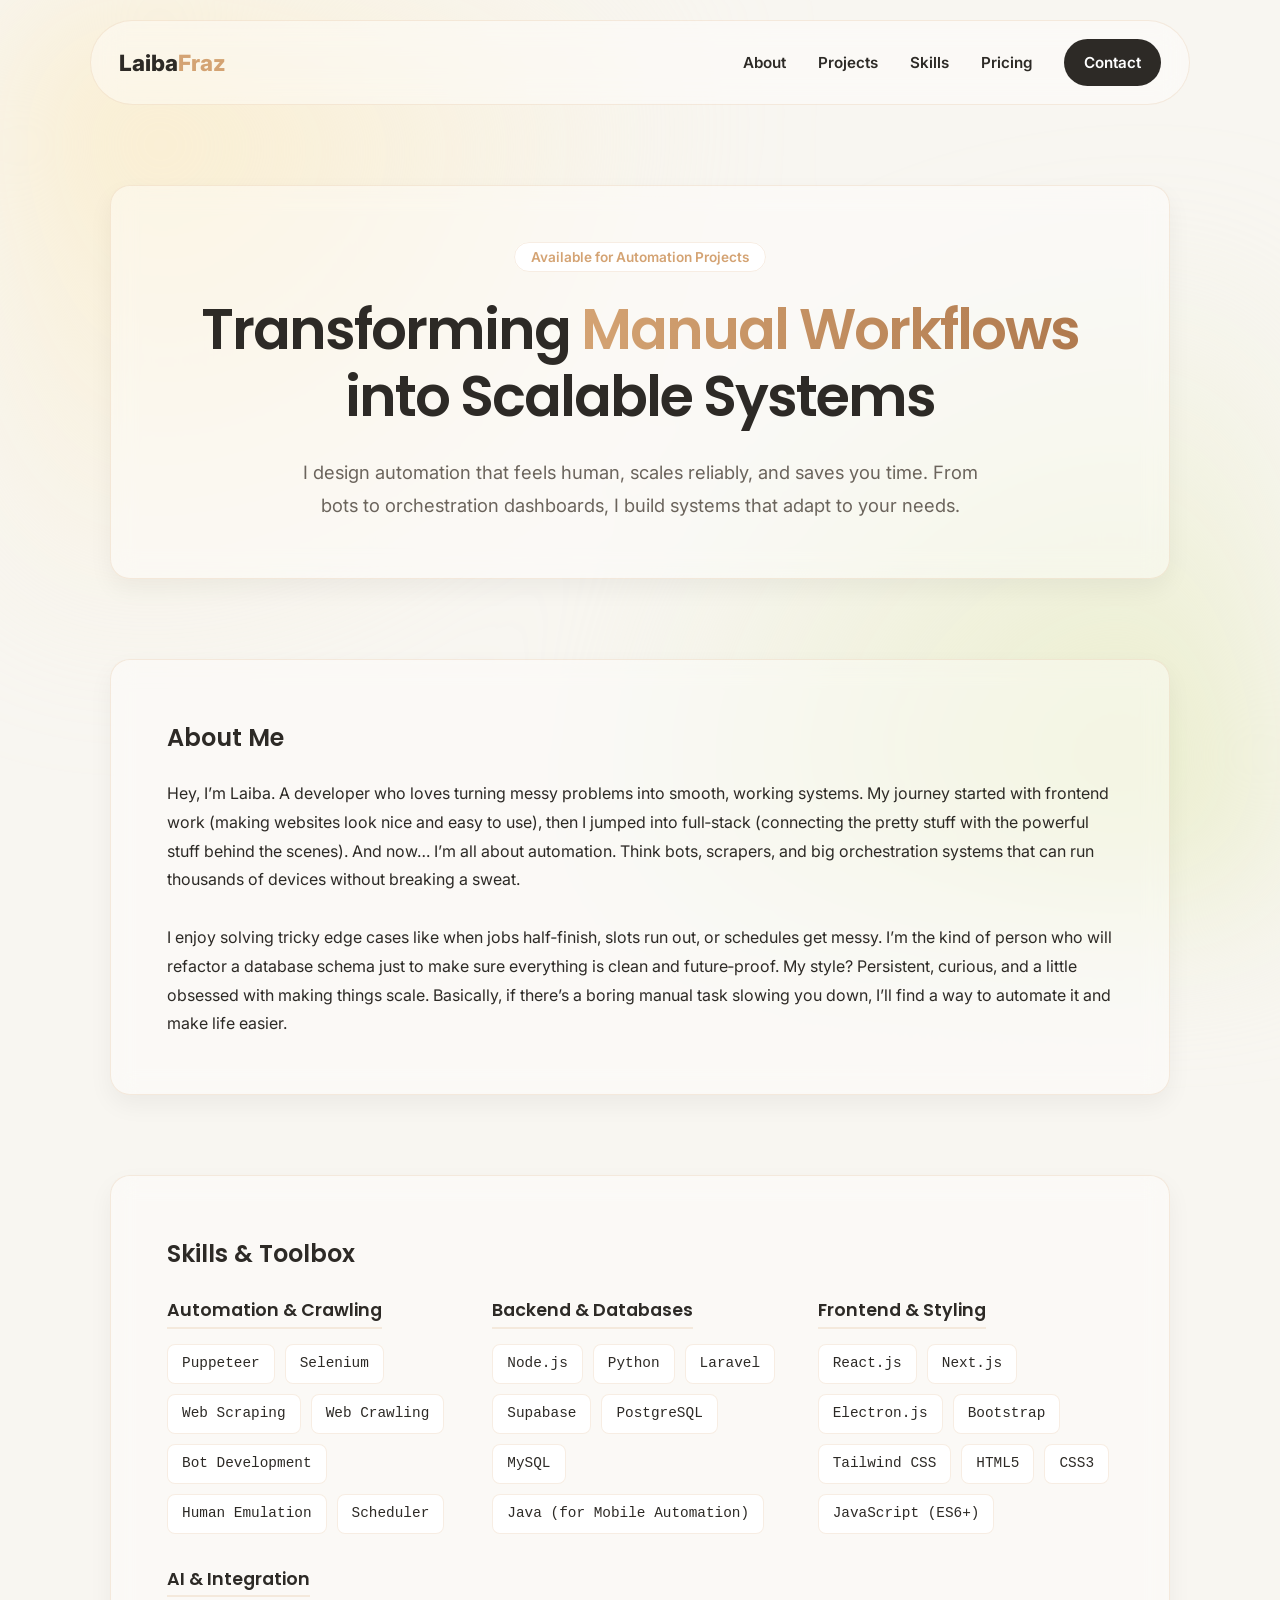
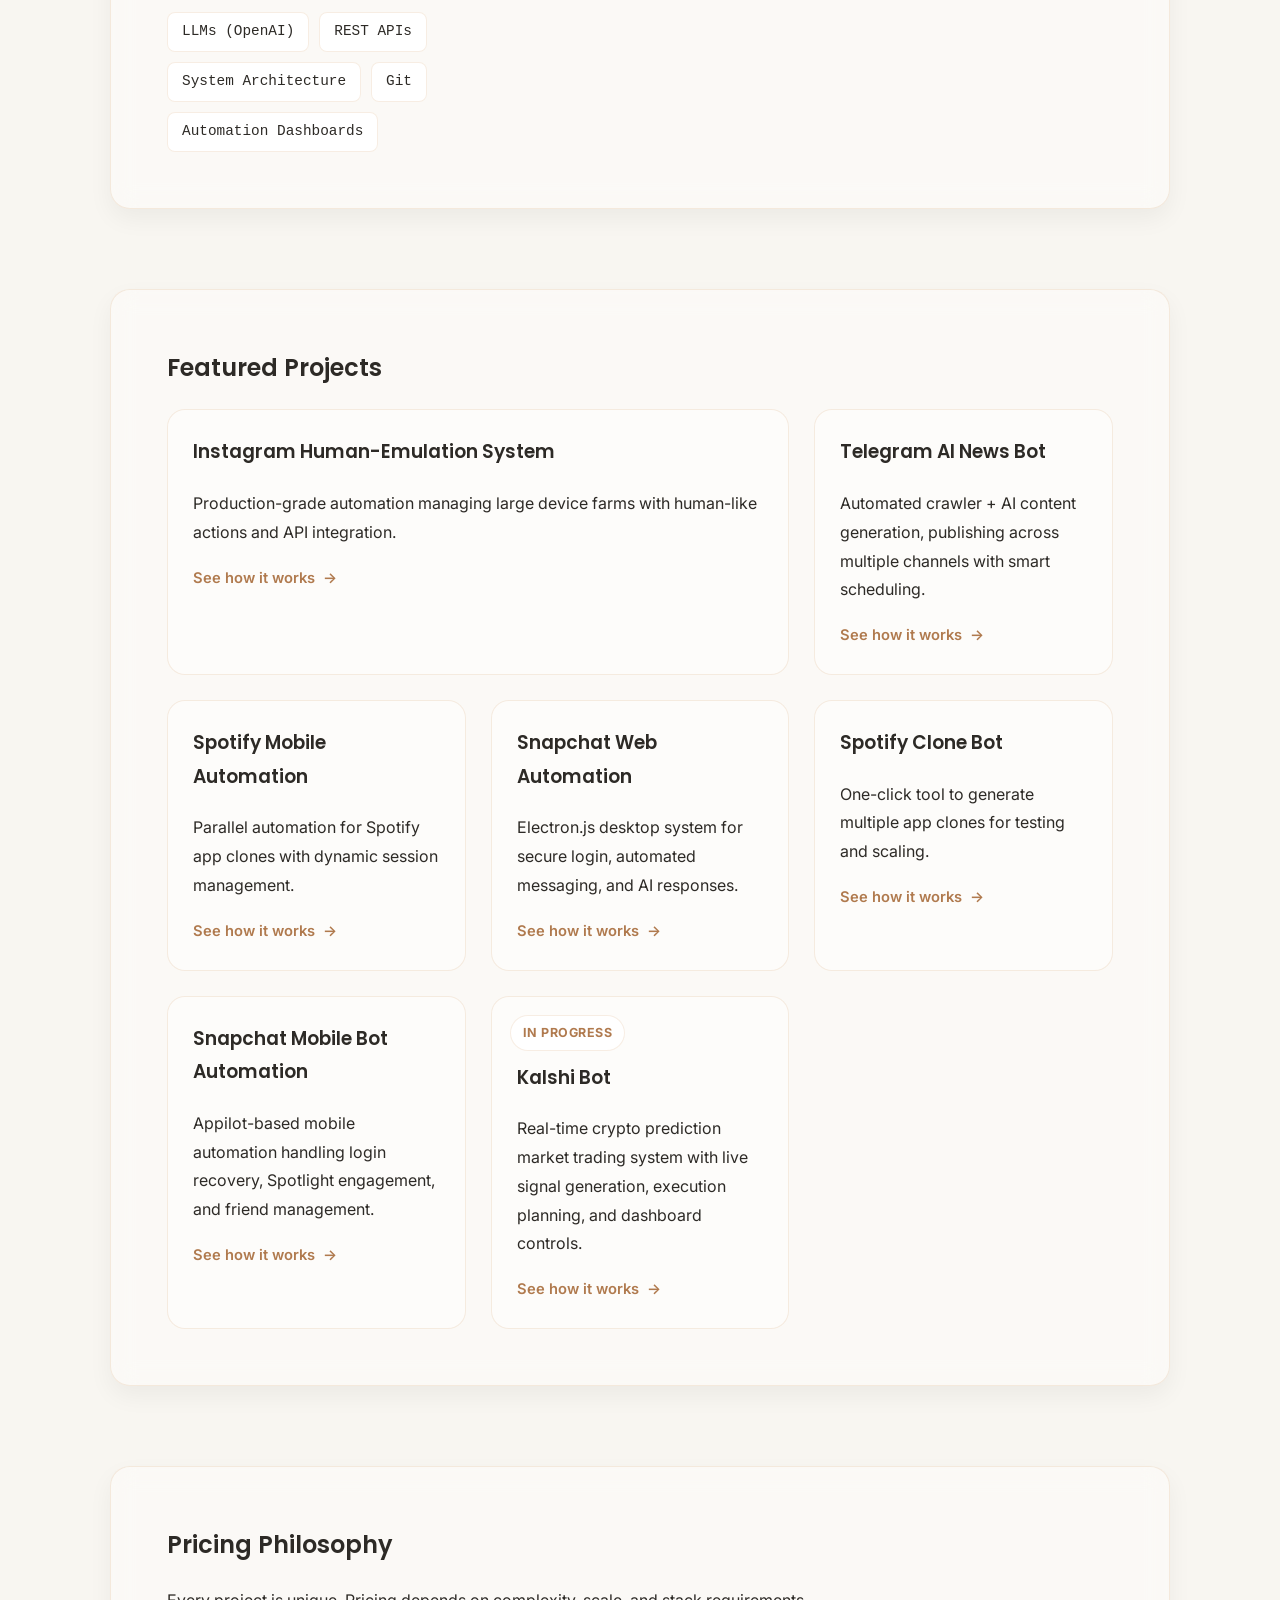
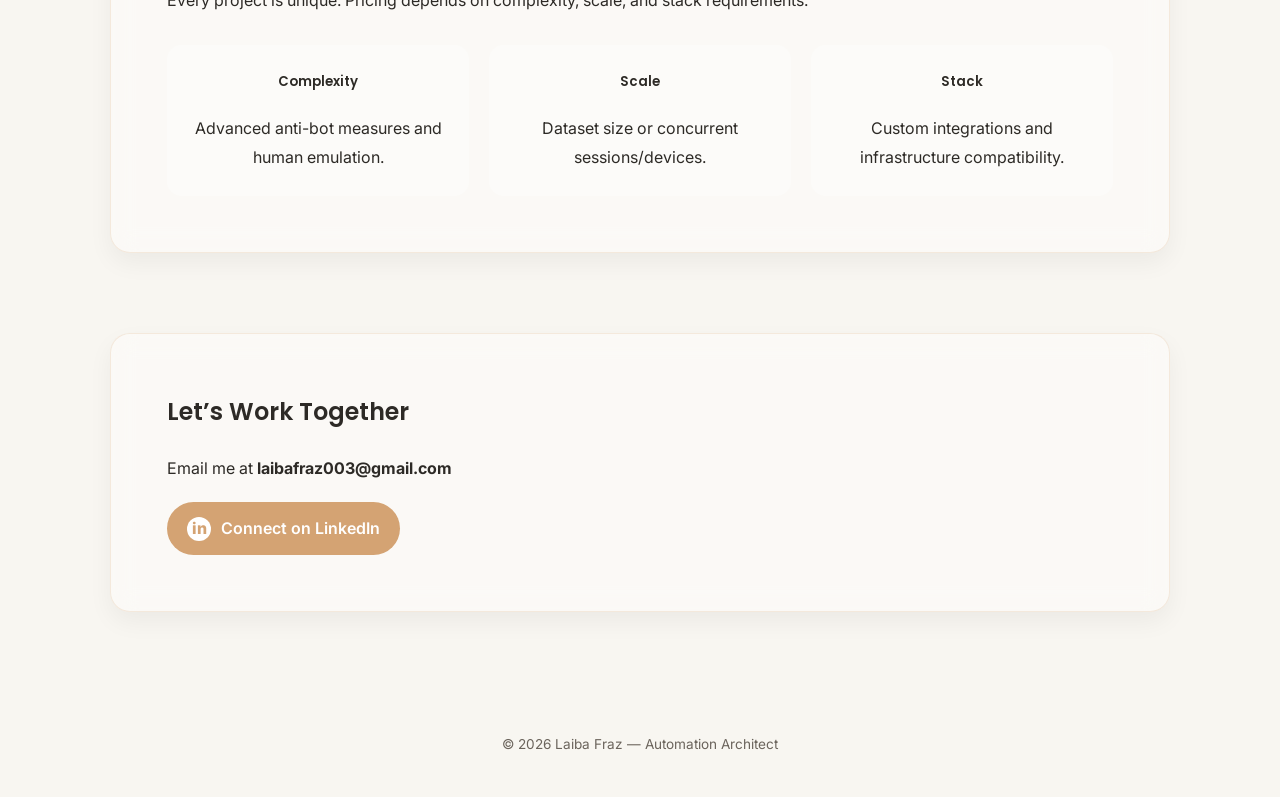
<file: index.html>
<!DOCTYPE html>
<html lang="en">
<head>
  <meta charset="UTF-8">
  <meta name="viewport" content="width=device-width, initial-scale=1.0">
  <title>Laiba Fraz | Automation Architect</title>
  <link rel="icon" href="data:image/svg+xml,<svg xmlns=%22http://www.w3.org/2000/svg%22 viewBox=%220 0 100 100%22><text y=%22.9em%22 font-size=%2290%22>🪪</text></svg>">
  <link rel="stylesheet" href="index.css">
  <link href="https://fonts.googleapis.com/css2?family=Poppins:wght@400;600;800&family=Inter:wght@300;400;600&display=swap" rel="stylesheet">
</head>
<body>

  <div class="blur-bg"></div>

  <!-- Navigation -->
  <nav class="glass-nav">
    <div class="logo">Laiba<span>Fraz</span></div>
    <button class="nav-toggle" type="button" aria-label="Toggle navigation" aria-expanded="false" aria-controls="site-nav">
      <span></span>
      <span></span>
      <span></span>
    </button>
    <div class="nav-links" id="site-nav">
      <a href="#about">About</a>
      <a href="#projects">Projects</a>
      <a href="#skills">Skills</a>
      <a href="#pricing">Pricing</a>
      <a href="#contact" class="btn-contact">Contact</a>
    </div>
  </nav>

  <!-- Main Body -->
  <main class="container">

    <!-- Hero Section -->
    <section class="hero-section card">
      <div class="hero-content">
        <span class="status-badge">Available for Automation Projects</span>
        <h1>Transforming <span class="gradient-text">Manual Workflows</span> into Scalable Systems</h1>
        <p>I design automation that feels human, scales reliably, and saves you time. From bots to orchestration dashboards, I build systems that adapt to your needs.</p>
      </div>
    </section>

    <!-- About Section -->
    <section id="about" class="card">
      <h2>About Me</h2>
      <p>
        Hey, I’m Laiba. A developer who loves turning messy problems into smooth, working systems. My journey started with frontend work (making websites look nice and easy to use), then I jumped into full‑stack (connecting the pretty stuff with the powerful stuff behind the scenes). And now… I’m all about automation. Think bots, scrapers, and big orchestration systems that can run thousands of devices without breaking a sweat.
      </p>
      <br>
      <p>
        I enjoy solving tricky edge cases like when jobs half‑finish, slots run out, or schedules get messy. I’m the kind of person who will refactor a database schema just to make sure everything is clean and future‑proof. My style? Persistent, curious, and a little obsessed with making things scale. Basically, if there’s a boring manual task slowing you down, I’ll find a way to automate it and make life easier.
      </p>
    </section>

    <!-- Skills Section -->
    <section id="skills" class="card">
      <h2>Skills & Toolbox</h2>
      <div class="skills-container">

        <div class="skill-category">
          <h4>Automation & Crawling</h4>
          <div class="skill-chips">
            <span>Puppeteer</span><span>Selenium</span><span>Web Scraping</span>
            <span>Web Crawling</span><span>Bot Development</span><span>Human Emulation</span>
            <span>Scheduler</span>
          </div>
        </div>

        <div class="skill-category">
          <h4>Backend & Databases</h4>
          <div class="skill-chips">
            <span>Node.js</span><span>Python</span><span>Laravel</span>
            <span>Supabase</span><span>PostgreSQL</span><span>MySQL</span>
            <span>Java (for Mobile Automation)</span>
          </div>
        </div>

        <div class="skill-category">
          <h4>Frontend & Styling</h4>
          <div class="skill-chips">
            <span>React.js</span><span>Next.js</span><span>Electron.js</span><span>Bootstrap</span>
            <span>Tailwind CSS</span><span>HTML5</span><span>CSS3</span>
            <span>JavaScript (ES6+)</span>
          </div>
        </div>

        <div class="skill-category">
          <h4>AI & Integration</h4>
          <div class="skill-chips">
            <span>LLMs (OpenAI)</span><span>REST APIs</span><span>System Architecture</span>
            <span>Git</span><span>Automation Dashboards</span>
          </div>
        </div>

      </div>
    </section>

    <!-- Projects Section -->
    <section id="projects" class="card">
      <h2>Featured Projects</h2>
      <div class="bento-grid">
        <a href="project-instagram.html" class="bento-item main-project glass">
          <h3>Instagram Human-Emulation System</h3>
          <p>Production-grade automation managing large device farms with human-like actions and API integration.</p>
          <span class="card-cta">See how it works <span aria-hidden="true">→</span></span>
        </a>
        <a href="project-telegram.html" class="bento-item glass">
          <h3>Telegram AI News Bot</h3>
          <p>Automated crawler + AI content generation, publishing across multiple channels with smart scheduling.</p>
          <span class="card-cta">See how it works <span aria-hidden="true">→</span></span>
        </a>
        <a href="project-spotify.html" class="bento-item glass">
          <h3>Spotify Mobile Automation</h3>
          <p>Parallel automation for Spotify app clones with dynamic session management.</p>
          <span class="card-cta">See how it works <span aria-hidden="true">→</span></span>
        </a>
        <a href="project-snapchat.html" class="bento-item glass">
          <h3>Snapchat Web Automation</h3>
          <p>Electron.js desktop system for secure login, automated messaging, and AI responses.</p>
          <span class="card-cta">See how it works <span aria-hidden="true">→</span></span>
        </a>
        <a href="project-clone.html" class="bento-item glass">
          <h3>Spotify Clone Bot</h3>
          <p>One-click tool to generate multiple app clones for testing and scaling.</p>
          <span class="card-cta">See how it works <span aria-hidden="true">→</span></span>
        </a>
        <a href="project-snapchat-mobile.html" class="bento-item glass">
          <h3>Snapchat Mobile Bot Automation</h3>
          <p>Appilot-based mobile automation handling login recovery, Spotlight engagement, and friend management.</p>
          <span class="card-cta">See how it works <span aria-hidden="true">→</span></span>
        </a>
        <a href="project-kalshi.html" class="bento-item glass tagged-card">
          <span class="p-tag">In Progress</span>
          <h3>Kalshi Bot</h3>
          <p>Real-time crypto prediction market trading system with live signal generation, execution planning, and dashboard controls.</p>
          <span class="card-cta">See how it works <span aria-hidden="true">→</span></span>
        </a>

      </div>
    </section>

    <!-- Pricing Section -->
    <section id="pricing" class="card">
      <h2>Pricing Philosophy</h2>
      <p>Every project is unique. Pricing depends on complexity, scale, and stack requirements.</p>
      <div class="logic-grid">
        <div class="logic-box">
          <h5>Complexity</h5>
          <p>Advanced anti-bot measures and human emulation.</p>
        </div>
        <div class="logic-box">
          <h5>Scale</h5>
          <p>Dataset size or concurrent sessions/devices.</p>
        </div>
        <div class="logic-box">
          <h5>Stack</h5>
          <p>Custom integrations and infrastructure compatibility.</p>
        </div>
      </div>
    </section>

    <!-- Contact Section -->
    <section id="contact" class="card">
      <h2>Let’s Work Together</h2>
      <p>Email me at <strong><a href="mailto:laibafraz003@gmail.com" class="email-link">laibafraz003@gmail.com</a></strong></p>
      <div class="linkedin-badge">
        <a href="https://www.linkedin.com/in/laiba-fraz/" target="_blank">
          <span class="linkedin-icon">in</span> Connect on LinkedIn
        </a>
      </div>
    </section>

  </main>

  <!-- Footer -->
  <footer class="footer">
    <p>© 2026 Laiba Fraz — Automation Architect</p>
  </footer>

  <script>
    const navToggle = document.querySelector('.nav-toggle');
    const siteNav = document.getElementById('site-nav');
    const projectCards = document.querySelectorAll('.bento-item');

    if (navToggle && siteNav) {
      navToggle.addEventListener('click', () => {
        const isOpen = siteNav.classList.toggle('is-open');
        navToggle.setAttribute('aria-expanded', String(isOpen));
      });

      siteNav.querySelectorAll('a').forEach((link) => {
        link.addEventListener('click', () => {
          siteNav.classList.remove('is-open');
          navToggle.setAttribute('aria-expanded', 'false');
        });
      });
    }

    if ('IntersectionObserver' in window) {
      const cardObserver = new IntersectionObserver((entries) => {
        entries.forEach((entry) => {
          if (entry.isIntersecting) {
            entry.target.classList.add('is-visible');
            cardObserver.unobserve(entry.target);
          }
        });
      }, { threshold: 0.2 });

      projectCards.forEach((card, index) => {
        card.style.transitionDelay = `${index * 70}ms`;
        cardObserver.observe(card);
      });
    } else {
      projectCards.forEach((card) => card.classList.add('is-visible'));
    }
  </script>
</body>
</html>
</file>
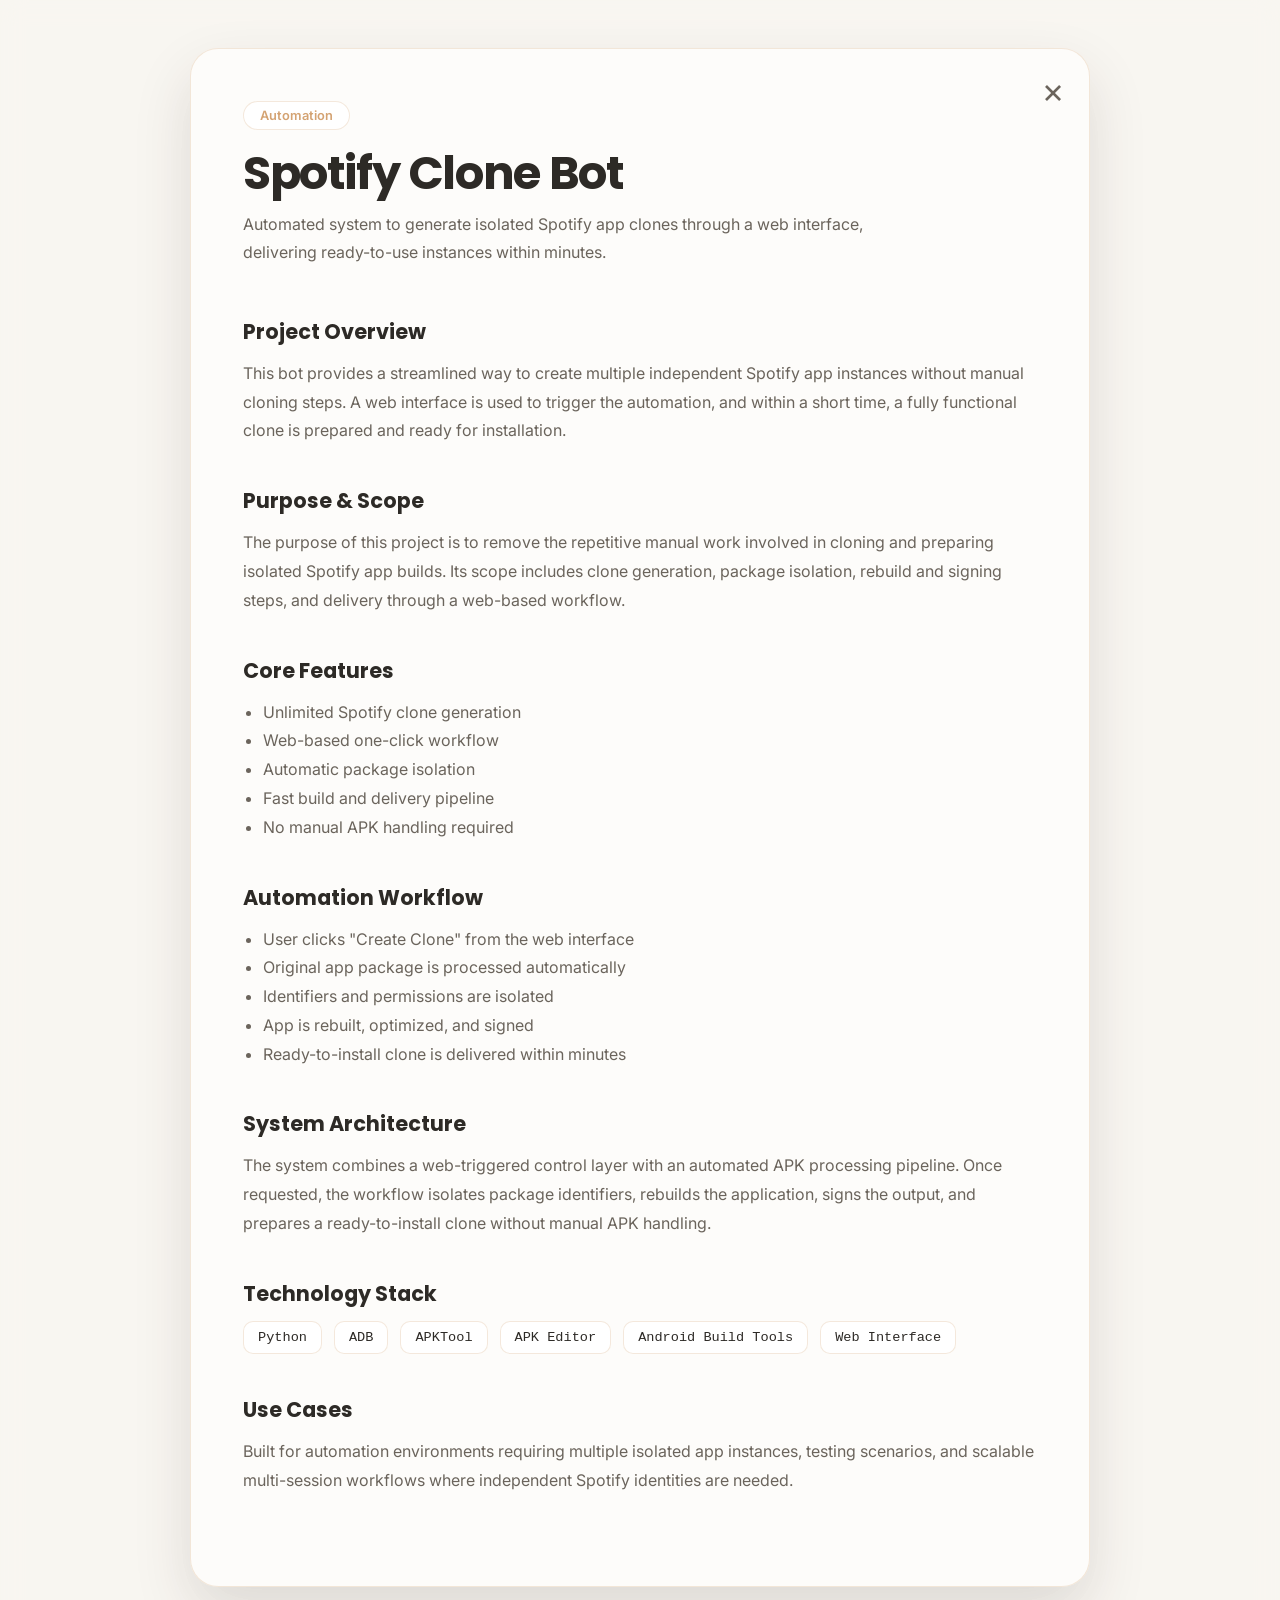
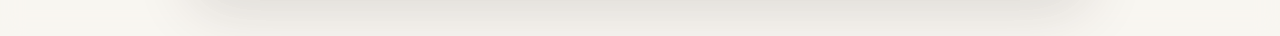
<file: project-clone.html>
<!DOCTYPE html>
<html lang="en">
<head>
  <meta charset="UTF-8" />
  <meta name="viewport" content="width=device-width, initial-scale=1.0">
  <title>Spotify Clone Bot</title>
  <link rel="icon" href="data:image/svg+xml,<svg xmlns=%22http://www.w3.org/2000/svg%22 viewBox=%220 0 100 100%22><text y=%22.9em%22 font-size=%2290%22>🪪</text></svg>">
  <link rel="stylesheet" href="project-modal.css">
  <link href="https://fonts.googleapis.com/css2?family=Poppins:wght@400;600;800&family=Inter:wght@300;400;600&display=swap" rel="stylesheet">
</head>
<body>

  <div class="modal-page">
    <div class="modal-card">
      <a href="index.html#projects" class="close-btn">&times;</a>

      <div class="modal-header">
        <span class="tag">Automation</span>
        <h1>Spotify Clone Bot</h1>
        <p class="subtitle">
          Automated system to generate isolated Spotify app clones through a web interface,
          delivering ready-to-use instances within minutes.
        </p>
      </div>

      <section>
        <h3>Project Overview</h3>
        <p>
          This bot provides a streamlined way to create multiple independent Spotify app instances
          without manual cloning steps. A web interface is used to trigger the automation, and within
          a short time, a fully functional clone is prepared and ready for installation.
        </p>
      </section>

      <section>
        <h3>Purpose &amp; Scope</h3>
        <p>
          The purpose of this project is to remove the repetitive manual work involved in cloning
          and preparing isolated Spotify app builds. Its scope includes clone generation, package
          isolation, rebuild and signing steps, and delivery through a web-based workflow.
        </p>
      </section>

      <section>
        <h3>Core Features</h3>
        <ul>
          <li>Unlimited Spotify clone generation</li>
          <li>Web-based one-click workflow</li>
          <li>Automatic package isolation</li>
          <li>Fast build and delivery pipeline</li>
          <li>No manual APK handling required</li>
        </ul>
      </section>

      <section>
        <h3>Automation Workflow</h3>
        <ul>
          <li>User clicks "Create Clone" from the web interface</li>
          <li>Original app package is processed automatically</li>
          <li>Identifiers and permissions are isolated</li>
          <li>App is rebuilt, optimized, and signed</li>
          <li>Ready-to-install clone is delivered within minutes</li>
        </ul>
      </section>

      <section>
        <h3>System Architecture</h3>
        <p>
          The system combines a web-triggered control layer with an automated APK processing pipeline.
          Once requested, the workflow isolates package identifiers, rebuilds the application, signs
          the output, and prepares a ready-to-install clone without manual APK handling.
        </p>
      </section>

      <section>
        <h3>Technology Stack</h3>
        <div class="stack">
          <span>Python</span>
          <span>ADB</span>
          <span>APKTool</span>
          <span>APK Editor</span>
          <span>Android Build Tools</span>
          <span>Web Interface</span>
        </div>
      </section>

      <section>
        <h3>Use Cases</h3>
        <p>
          Built for automation environments requiring multiple isolated app instances,
          testing scenarios, and scalable multi-session workflows where independent Spotify
          identities are needed.
        </p>
      </section>
    </div>
  </div>

</body>
</html>
</file>
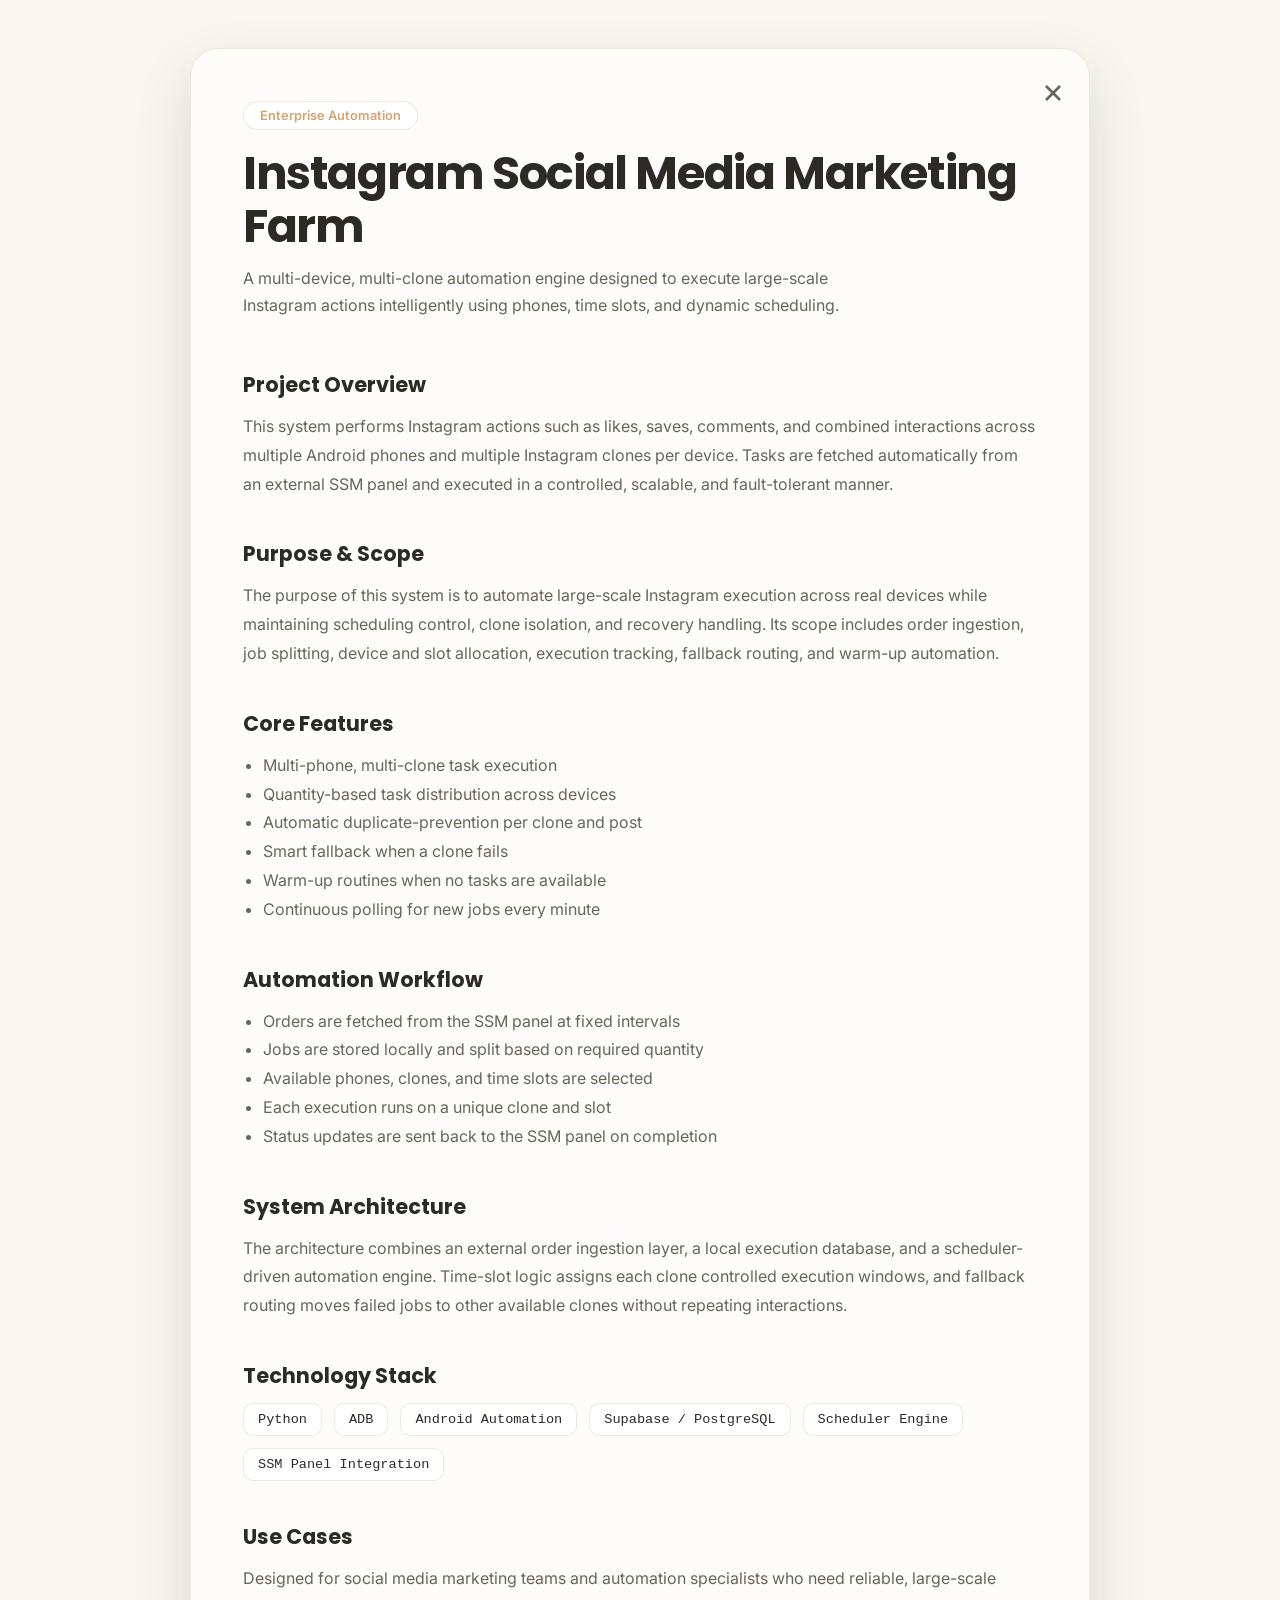
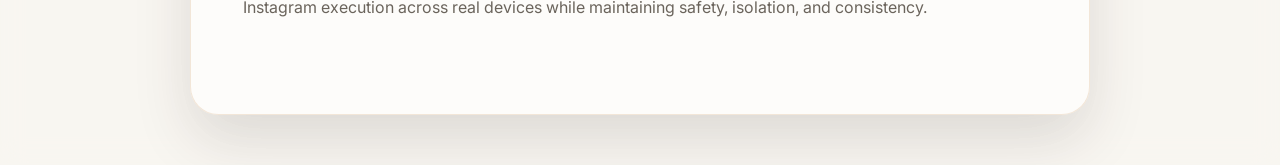
<file: project-instagram.html>
<!DOCTYPE html>
<html lang="en">
<head>
  <meta charset="UTF-8" />
  <meta name="viewport" content="width=device-width, initial-scale=1.0">
  <title>Instagram Automation Farm</title>
  <link rel="icon" href="data:image/svg+xml,<svg xmlns=%22http://www.w3.org/2000/svg%22 viewBox=%220 0 100 100%22><text y=%22.9em%22 font-size=%2290%22>🪪</text></svg>">
  <link rel="stylesheet" href="project-modal.css">
  <link href="https://fonts.googleapis.com/css2?family=Poppins:wght@400;600;800&family=Inter:wght@300;400;600&display=swap" rel="stylesheet">
</head>
<body>

  <div class="modal-page">
    <div class="modal-card">
      <a href="index.html#projects" class="close-btn">&times;</a>

      <div class="modal-header">
        <span class="tag">Enterprise Automation</span>
        <h1>Instagram Social Media Marketing Farm</h1>
        <p class="subtitle">
          A multi-device, multi-clone automation engine designed to execute large-scale Instagram
          actions intelligently using phones, time slots, and dynamic scheduling.
        </p>
      </div>

      <section>
        <h3>Project Overview</h3>
        <p>
          This system performs Instagram actions such as likes, saves, comments, and combined
          interactions across multiple Android phones and multiple Instagram clones per device.
          Tasks are fetched automatically from an external SSM panel and executed in a controlled,
          scalable, and fault-tolerant manner.
        </p>
      </section>

      <section>
        <h3>Purpose &amp; Scope</h3>
        <p>
          The purpose of this system is to automate large-scale Instagram execution across real
          devices while maintaining scheduling control, clone isolation, and recovery handling.
          Its scope includes order ingestion, job splitting, device and slot allocation, execution
          tracking, fallback routing, and warm-up automation.
        </p>
      </section>

      <section>
        <h3>Core Features</h3>
        <ul>
          <li>Multi-phone, multi-clone task execution</li>
          <li>Quantity-based task distribution across devices</li>
          <li>Automatic duplicate-prevention per clone and post</li>
          <li>Smart fallback when a clone fails</li>
          <li>Warm-up routines when no tasks are available</li>
          <li>Continuous polling for new jobs every minute</li>
        </ul>
      </section>

      <section>
        <h3>Automation Workflow</h3>
        <ul>
          <li>Orders are fetched from the SSM panel at fixed intervals</li>
          <li>Jobs are stored locally and split based on required quantity</li>
          <li>Available phones, clones, and time slots are selected</li>
          <li>Each execution runs on a unique clone and slot</li>
          <li>Status updates are sent back to the SSM panel on completion</li>
        </ul>
      </section>

      <section>
        <h3>System Architecture</h3>
        <p>
          The architecture combines an external order ingestion layer, a local execution database,
          and a scheduler-driven automation engine. Time-slot logic assigns each clone controlled
          execution windows, and fallback routing moves failed jobs to other available clones without
          repeating interactions.
        </p>
      </section>

      <section>
        <h3>Technology Stack</h3>
        <div class="stack">
          <span>Python</span>
          <span>ADB</span>
          <span>Android Automation</span>
          <span>Supabase / PostgreSQL</span>
          <span>Scheduler Engine</span>
          <span>SSM Panel Integration</span>
        </div>
      </section>

      <section>
        <h3>Use Cases</h3>
        <p>
          Designed for social media marketing teams and automation specialists who need reliable,
          large-scale Instagram execution across real devices while maintaining safety, isolation,
          and consistency.
        </p>
      </section>
    </div>
  </div>

</body>
</html>
</file>
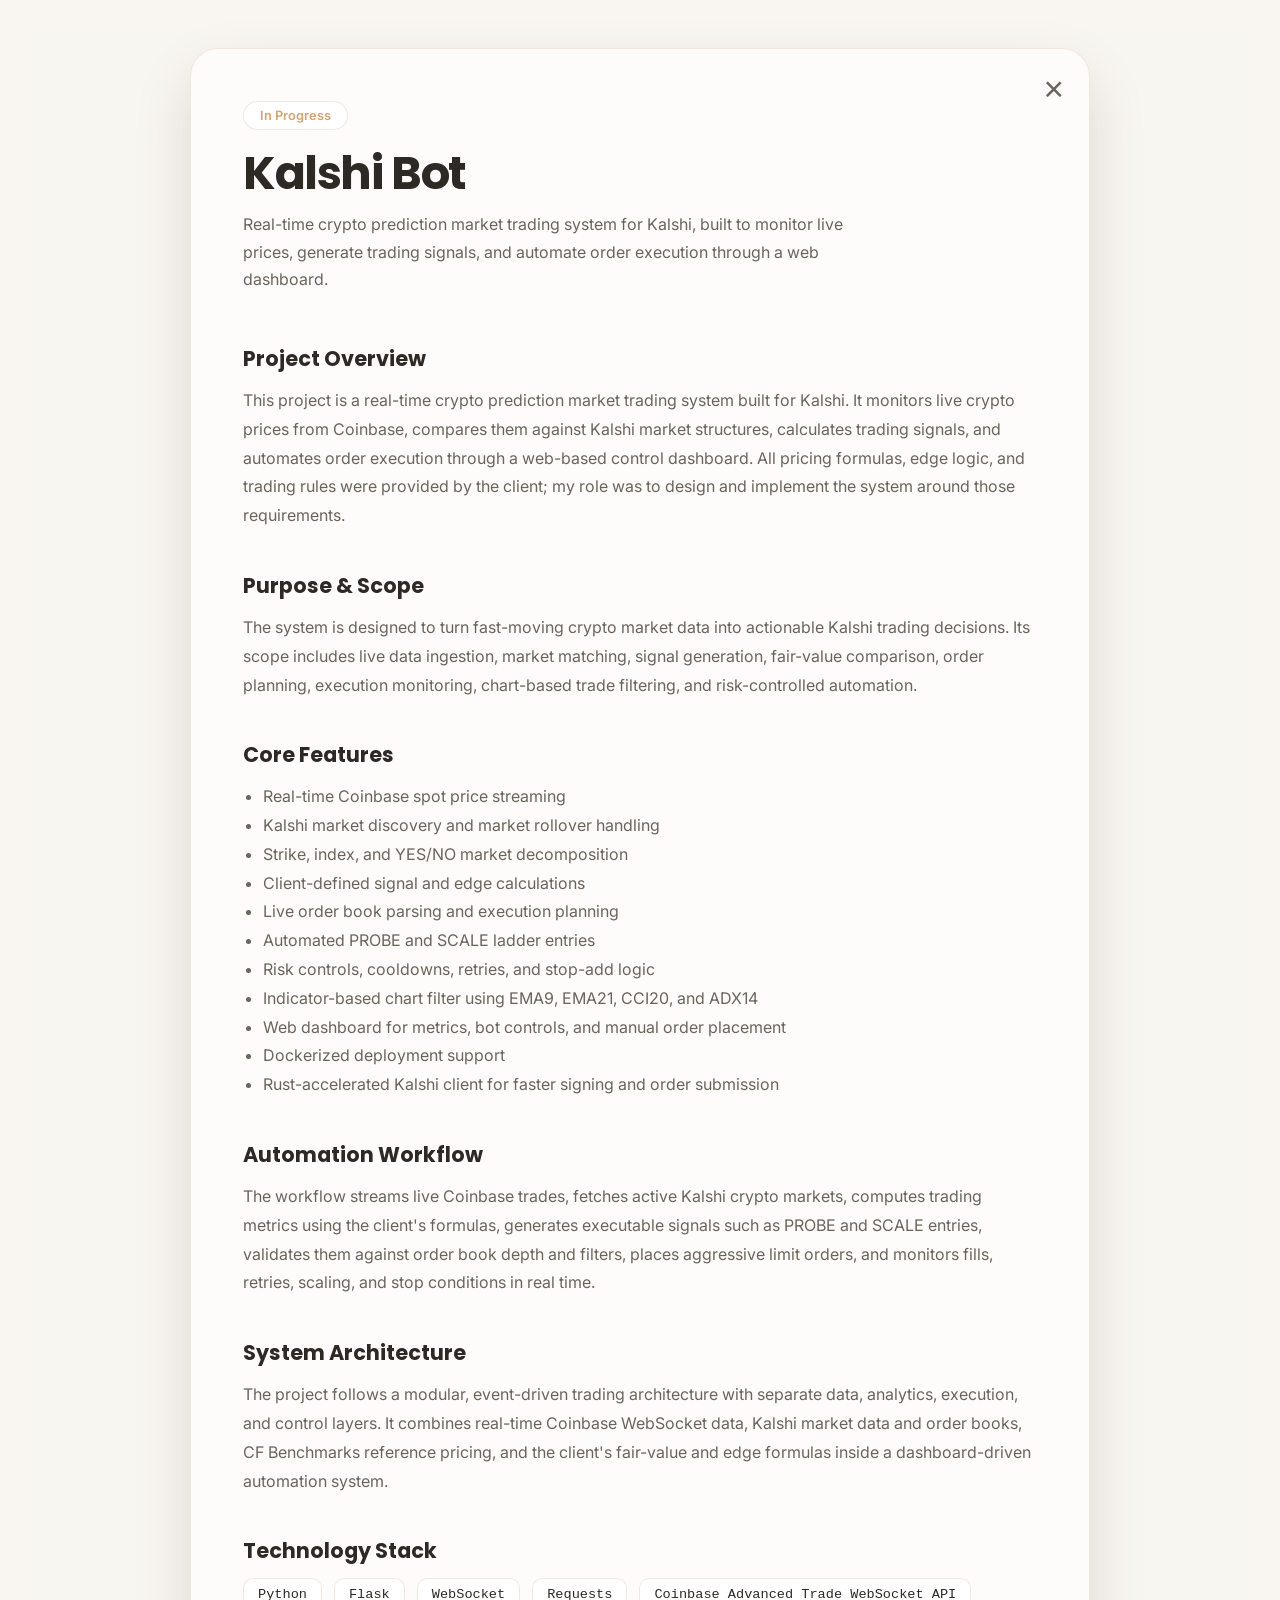
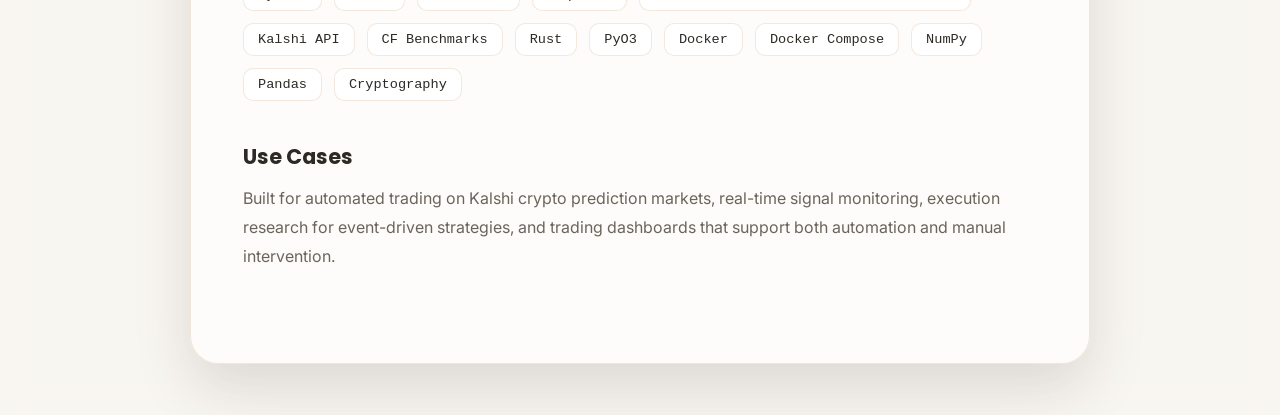
<file: project-kalshi.html>
<!DOCTYPE html>
<html lang="en">
<head>
  <meta charset="UTF-8">
  <title>Kalshi Bot</title>
  <meta name="viewport" content="width=device-width, initial-scale=1.0">
  <link rel="icon" href="data:image/svg+xml,<svg xmlns=%22http://www.w3.org/2000/svg%22 viewBox=%220 0 100 100%22><text y=%22.9em%22 font-size=%2290%22>🪪</text></svg>">
  <link href="https://fonts.googleapis.com/css2?family=Poppins:wght@400;600;800&family=Inter:wght@300;400;600&display=swap" rel="stylesheet">
  <link rel="stylesheet" href="project-modal.css">
</head>
<body>

  <div class="modal-page">
    <div class="modal-card">
      <button class="close-btn" onclick="history.back()">&times;</button>

      <header class="modal-header">
        <span class="tag">In Progress</span>
        <h1>Kalshi Bot</h1>
        <p class="subtitle">
          Real-time crypto prediction market trading system for Kalshi, built to monitor live prices,
          generate trading signals, and automate order execution through a web dashboard.
        </p>
      </header>

      <section>
        <h3>Project Overview</h3>
        <p>
          This project is a real-time crypto prediction market trading system built for Kalshi.
          It monitors live crypto prices from Coinbase, compares them against Kalshi market structures,
          calculates trading signals, and automates order execution through a web-based control dashboard.
          All pricing formulas, edge logic, and trading rules were provided by the client; my role was to
          design and implement the system around those requirements.
        </p>
      </section>

      <section>
        <h3>Purpose &amp; Scope</h3>
        <p>
          The system is designed to turn fast-moving crypto market data into actionable Kalshi trading
          decisions. Its scope includes live data ingestion, market matching, signal generation, fair-value
          comparison, order planning, execution monitoring, chart-based trade filtering, and risk-controlled automation.
        </p>
      </section>

      <section>
        <h3>Core Features</h3>
        <ul>
          <li>Real-time Coinbase spot price streaming</li>
          <li>Kalshi market discovery and market rollover handling</li>
          <li>Strike, index, and YES/NO market decomposition</li>
          <li>Client-defined signal and edge calculations</li>
          <li>Live order book parsing and execution planning</li>
          <li>Automated PROBE and SCALE ladder entries</li>
          <li>Risk controls, cooldowns, retries, and stop-add logic</li>
          <li>Indicator-based chart filter using EMA9, EMA21, CCI20, and ADX14</li>
          <li>Web dashboard for metrics, bot controls, and manual order placement</li>
          <li>Dockerized deployment support</li>
          <li>Rust-accelerated Kalshi client for faster signing and order submission</li>
        </ul>
      </section>

      <section>
        <h3>Automation Workflow</h3>
        <p>
          The workflow streams live Coinbase trades, fetches active Kalshi crypto markets, computes trading metrics
          using the client's formulas, generates executable signals such as PROBE and SCALE entries, validates them
          against order book depth and filters, places aggressive limit orders, and monitors fills, retries, scaling,
          and stop conditions in real time.
        </p>
      </section>

      <section>
        <h3>System Architecture</h3>
        <p>
          The project follows a modular, event-driven trading architecture with separate data, analytics,
          execution, and control layers. It combines real-time Coinbase WebSocket data, Kalshi market data
          and order books, CF Benchmarks reference pricing, and the client's fair-value and edge formulas
          inside a dashboard-driven automation system.
        </p>
      </section>

      <section>
        <h3>Technology Stack</h3>
        <div class="stack">
          <span>Python</span>
          <span>Flask</span>
          <span>WebSocket</span>
          <span>Requests</span>
          <span>Coinbase Advanced Trade WebSocket API</span>
          <span>Kalshi API</span>
          <span>CF Benchmarks</span>
          <span>Rust</span>
          <span>PyO3</span>
          <span>Docker</span>
          <span>Docker Compose</span>
          <span>NumPy</span>
          <span>Pandas</span>
          <span>Cryptography</span>
        </div>
      </section>

      <section>
        <h3>Use Cases</h3>
        <p>
          Built for automated trading on Kalshi crypto prediction markets, real-time signal monitoring,
          execution research for event-driven strategies, and trading dashboards that support both automation
          and manual intervention.
        </p>
      </section>
    </div>
  </div>

</body>
</html>
</file>
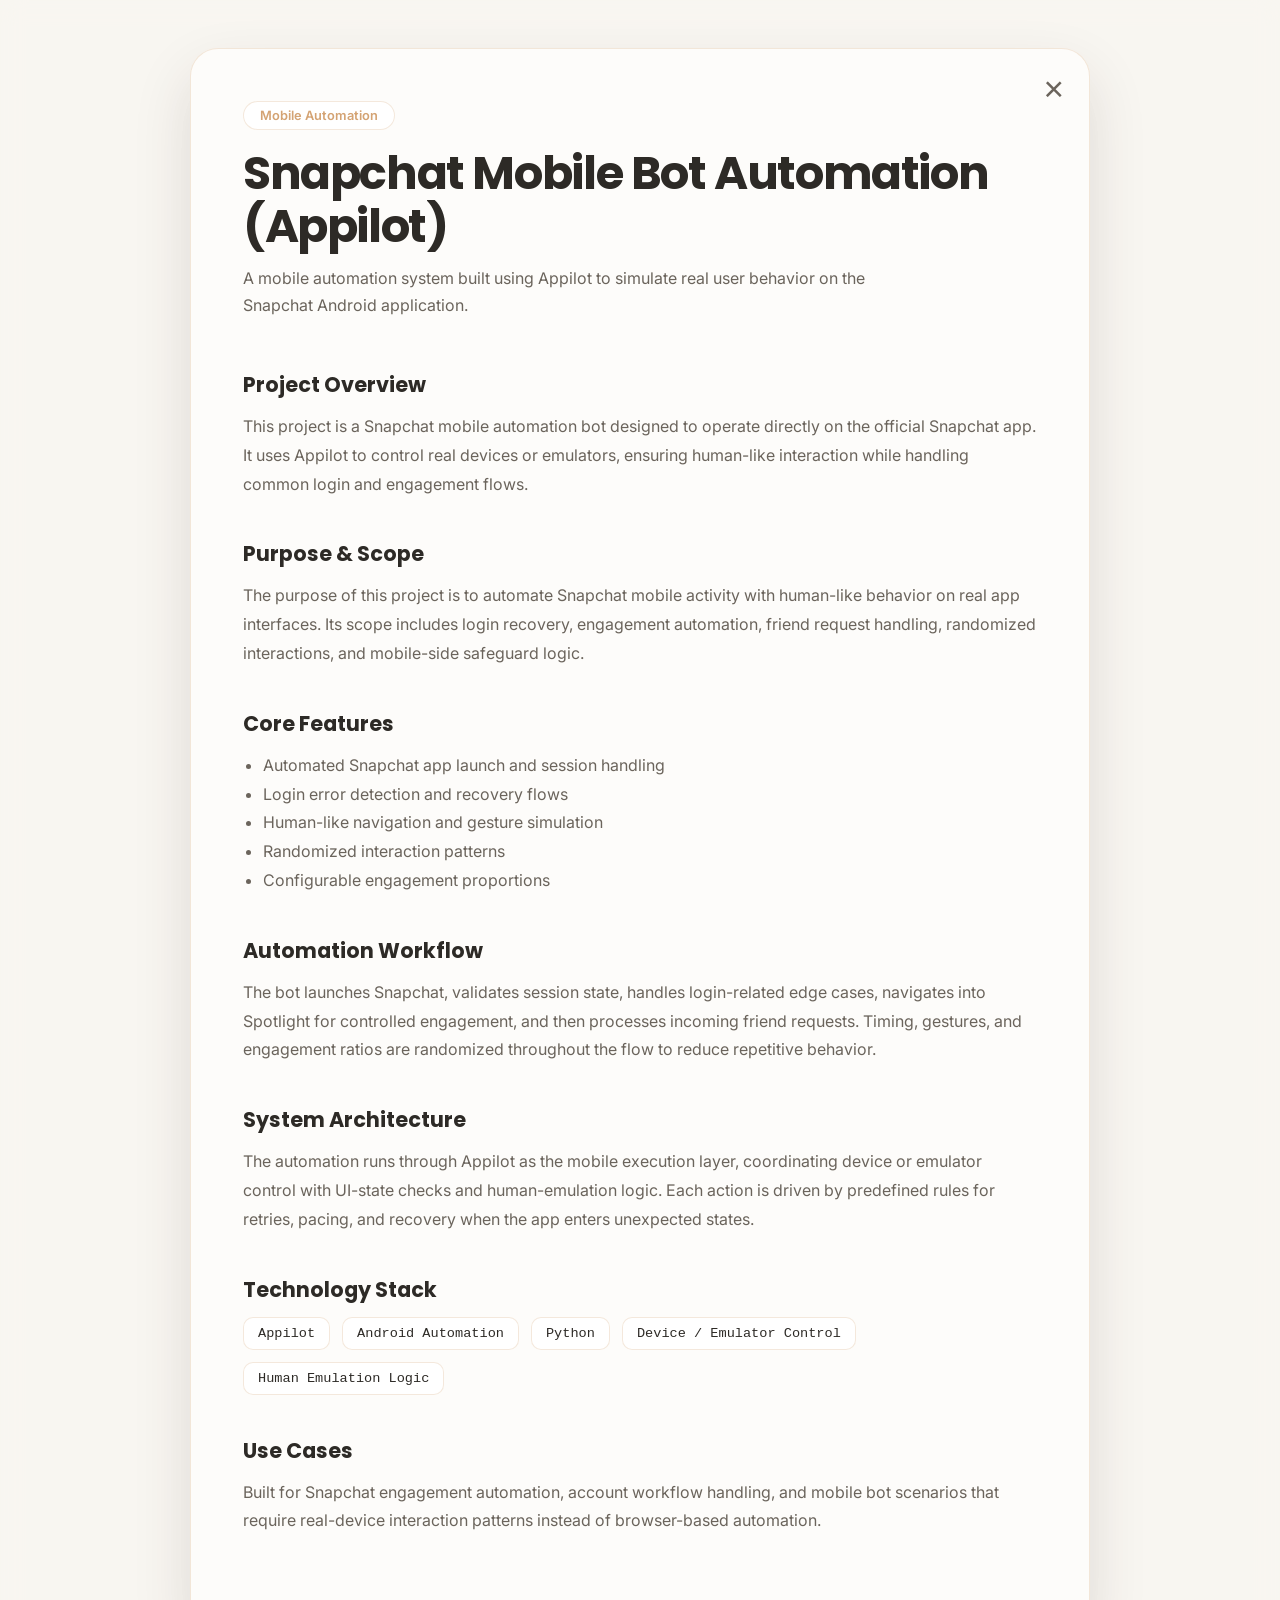
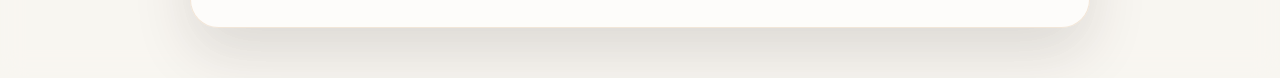
<file: project-snapchat-mobile.html>
<!DOCTYPE html>
<html lang="en">
<head>
  <meta charset="UTF-8">
  <title>Snapchat Mobile Bot Automation</title>
  <meta name="viewport" content="width=device-width, initial-scale=1.0">
  <link rel="icon" href="data:image/svg+xml,<svg xmlns=%22http://www.w3.org/2000/svg%22 viewBox=%220 0 100 100%22><text y=%22.9em%22 font-size=%2290%22>🪪</text></svg>">
  <link href="https://fonts.googleapis.com/css2?family=Poppins:wght@400;600;800&family=Inter:wght@300;400;600&display=swap" rel="stylesheet">
  <link rel="stylesheet" href="project-modal.css">
</head>
<body>

  <div class="modal-page">
    <div class="modal-card">
      <button class="close-btn" onclick="history.back()">&times;</button>

      <header class="modal-header">
        <span class="tag">Mobile Automation</span>
        <h1>Snapchat Mobile Bot Automation (Appilot)</h1>
        <p class="subtitle">
          A mobile automation system built using Appilot to simulate
          real user behavior on the Snapchat Android application.
        </p>
      </header>

      <section>
        <h3>Project Overview</h3>
        <p>
          This project is a Snapchat mobile automation bot designed to
          operate directly on the official Snapchat app. It uses Appilot
          to control real devices or emulators, ensuring human-like
          interaction while handling common login and engagement flows.
        </p>
      </section>

      <section>
        <h3>Purpose &amp; Scope</h3>
        <p>
          The purpose of this project is to automate Snapchat mobile activity with human-like behavior
          on real app interfaces. Its scope includes login recovery, engagement automation, friend request
          handling, randomized interactions, and mobile-side safeguard logic.
        </p>
      </section>

      <section>
        <h3>Core Features</h3>
        <ul>
          <li>Automated Snapchat app launch and session handling</li>
          <li>Login error detection and recovery flows</li>
          <li>Human-like navigation and gesture simulation</li>
          <li>Randomized interaction patterns</li>
          <li>Configurable engagement proportions</li>
        </ul>
      </section>

      <section>
        <h3>Automation Workflow</h3>
        <p>
          The bot launches Snapchat, validates session state, handles login-related edge cases,
          navigates into Spotlight for controlled engagement, and then processes incoming friend
          requests. Timing, gestures, and engagement ratios are randomized throughout the flow to
          reduce repetitive behavior.
        </p>
      </section>

      <section>
        <h3>System Architecture</h3>
        <p>
          The automation runs through Appilot as the mobile execution layer, coordinating device or
          emulator control with UI-state checks and human-emulation logic. Each action is driven by
          predefined rules for retries, pacing, and recovery when the app enters unexpected states.
        </p>
      </section>

      <section>
        <h3>Technology Stack</h3>
        <div class="stack">
          <span>Appilot</span>
          <span>Android Automation</span>
          <span>Python</span>
          <span>Device / Emulator Control</span>
          <span>Human Emulation Logic</span>
        </div>
      </section>

      <section>
        <h3>Use Cases</h3>
        <p>
          Built for Snapchat engagement automation, account workflow handling, and mobile bot scenarios
          that require real-device interaction patterns instead of browser-based automation.
        </p>
      </section>
    </div>
  </div>

</body>
</html>
</file>
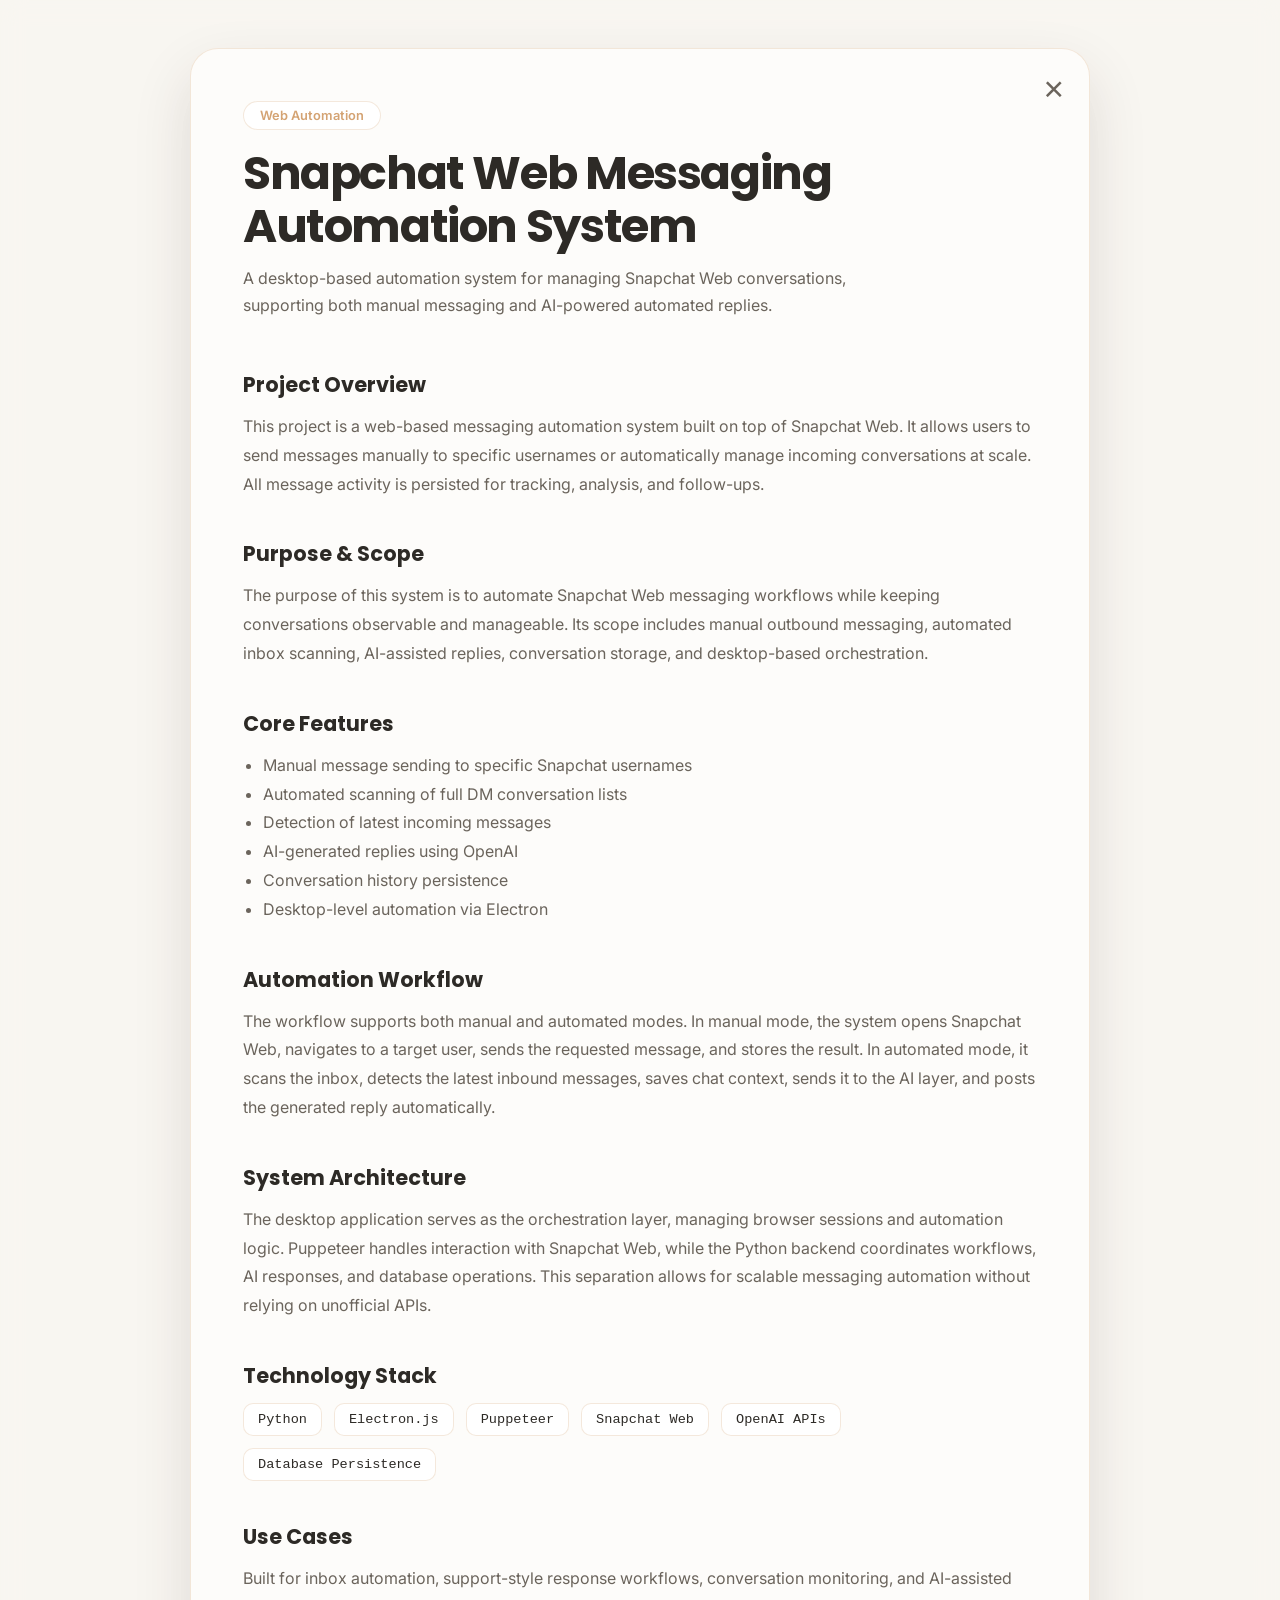
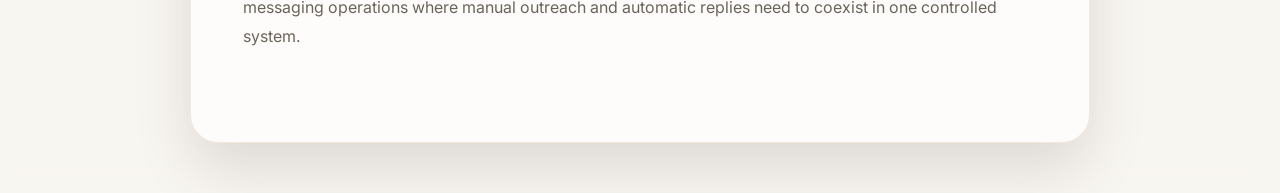
<file: project-snapchat.html>
<!DOCTYPE html>
<html lang="en">
<head>
  <meta charset="UTF-8">
  <title>Snapchat Web Messaging Automation</title>
  <meta name="viewport" content="width=device-width, initial-scale=1.0">
  <link rel="icon" href="data:image/svg+xml,<svg xmlns=%22http://www.w3.org/2000/svg%22 viewBox=%220 0 100 100%22><text y=%22.9em%22 font-size=%2290%22>🪪</text></svg>">
  <link href="https://fonts.googleapis.com/css2?family=Poppins:wght@400;600;800&family=Inter:wght@300;400;600&display=swap" rel="stylesheet">
  <link rel="stylesheet" href="project-modal.css">
</head>
<body>

  <div class="modal-page">
    <div class="modal-card">
      <button class="close-btn" onclick="history.back()">&times;</button>

      <header class="modal-header">
        <span class="tag">Web Automation</span>
        <h1>Snapchat Web Messaging Automation System</h1>
        <p class="subtitle">
          A desktop-based automation system for managing Snapchat Web
          conversations, supporting both manual messaging and AI-powered
          automated replies.
        </p>
      </header>

      <section>
        <h3>Project Overview</h3>
        <p>
          This project is a web-based messaging automation system built on top
          of Snapchat Web. It allows users to send messages manually to specific
          usernames or automatically manage incoming conversations at scale.
          All message activity is persisted for tracking, analysis, and follow-ups.
        </p>
      </section>

      <section>
        <h3>Purpose &amp; Scope</h3>
        <p>
          The purpose of this system is to automate Snapchat Web messaging workflows while keeping
          conversations observable and manageable. Its scope includes manual outbound messaging,
          automated inbox scanning, AI-assisted replies, conversation storage, and desktop-based orchestration.
        </p>
      </section>

      <section>
        <h3>Core Features</h3>
        <ul>
          <li>Manual message sending to specific Snapchat usernames</li>
          <li>Automated scanning of full DM conversation lists</li>
          <li>Detection of latest incoming messages</li>
          <li>AI-generated replies using OpenAI</li>
          <li>Conversation history persistence</li>
          <li>Desktop-level automation via Electron</li>
        </ul>
      </section>

      <section>
        <h3>Automation Workflow</h3>
        <p>
          The workflow supports both manual and automated modes. In manual mode, the system opens
          Snapchat Web, navigates to a target user, sends the requested message, and stores the result.
          In automated mode, it scans the inbox, detects the latest inbound messages, saves chat context,
          sends it to the AI layer, and posts the generated reply automatically.
        </p>
      </section>

      <section>
        <h3>System Architecture</h3>
        <p>
          The desktop application serves as the orchestration layer, managing
          browser sessions and automation logic. Puppeteer handles interaction
          with Snapchat Web, while the Python backend coordinates workflows,
          AI responses, and database operations. This separation allows for
          scalable messaging automation without relying on unofficial APIs.
        </p>
      </section>

      <section>
        <h3>Technology Stack</h3>
        <div class="stack">
          <span>Python</span>
          <span>Electron.js</span>
          <span>Puppeteer</span>
          <span>Snapchat Web</span>
          <span>OpenAI APIs</span>
          <span>Database Persistence</span>
        </div>
      </section>

      <section>
        <h3>Use Cases</h3>
        <p>
          Built for inbox automation, support-style response workflows, conversation monitoring,
          and AI-assisted messaging operations where manual outreach and automatic replies need to
          coexist in one controlled system.
        </p>
      </section>
    </div>
  </div>

</body>
</html>
</file>
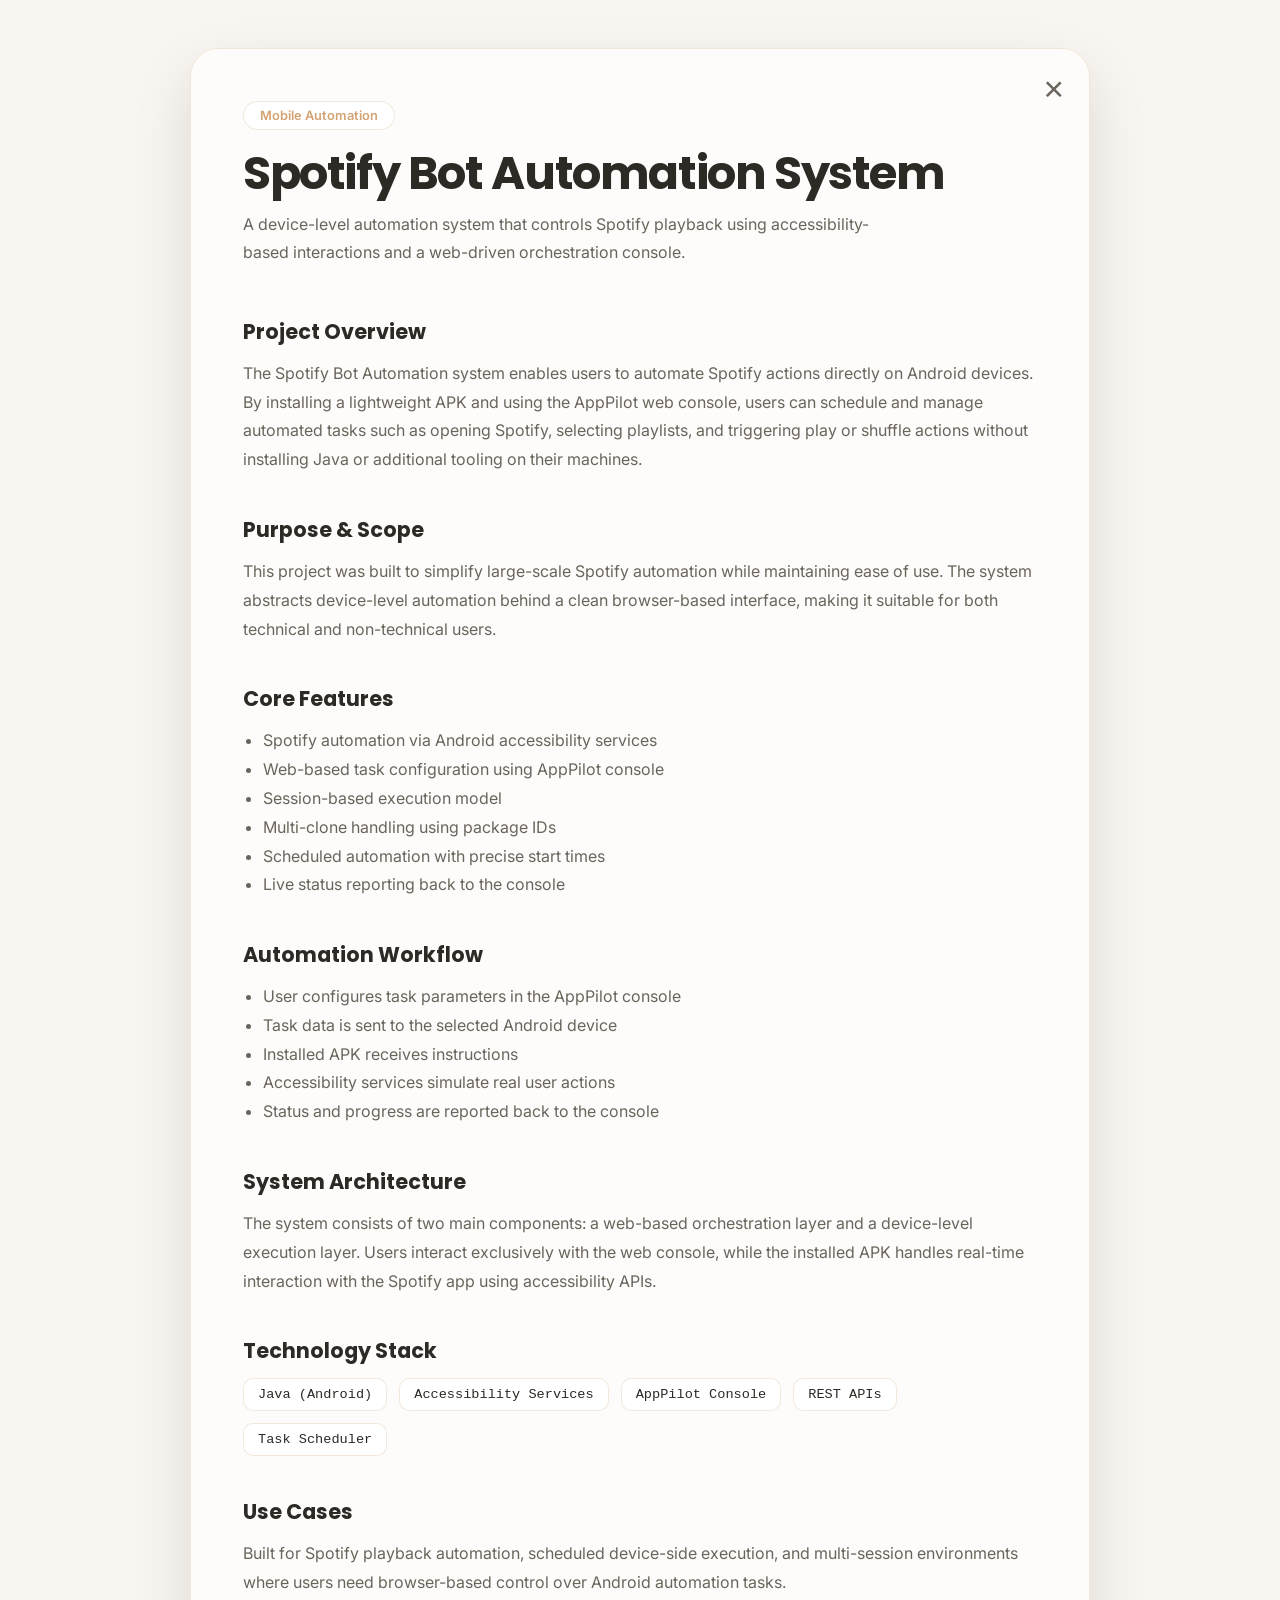
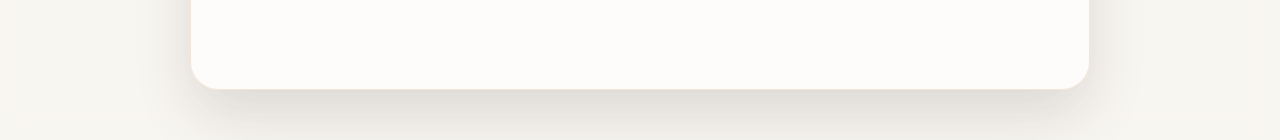
<file: project-spotify.html>
<!DOCTYPE html>
<html lang="en">
<head>
  <meta charset="UTF-8">
  <title>Spotify Bot Automation</title>
  <meta name="viewport" content="width=device-width, initial-scale=1.0">
  <link rel="icon" href="data:image/svg+xml,<svg xmlns=%22http://www.w3.org/2000/svg%22 viewBox=%220 0 100 100%22><text y=%22.9em%22 font-size=%2290%22>🪪</text></svg>">
  <link href="https://fonts.googleapis.com/css2?family=Poppins:wght@400;600;800&family=Inter:wght@300;400;600&display=swap" rel="stylesheet">
  <link rel="stylesheet" href="project-modal.css">
</head>
<body>

  <div class="modal-page">
    <div class="modal-card">
      <button class="close-btn" onclick="history.back()">&times;</button>

      <header class="modal-header">
        <span class="tag">Mobile Automation</span>
        <h1>Spotify Bot Automation System</h1>
        <p class="subtitle">
          A device-level automation system that controls Spotify playback
          using accessibility-based interactions and a web-driven orchestration console.
        </p>
      </header>

      <section>
        <h3>Project Overview</h3>
        <p>
          The Spotify Bot Automation system enables users to automate Spotify
          actions directly on Android devices. By installing a lightweight APK
          and using the AppPilot web console, users can schedule and manage
          automated tasks such as opening Spotify, selecting playlists,
          and triggering play or shuffle actions without installing Java
          or additional tooling on their machines.
        </p>
      </section>

      <section>
        <h3>Purpose &amp; Scope</h3>
        <p>
          This project was built to simplify large-scale Spotify automation
          while maintaining ease of use. The system abstracts device-level
          automation behind a clean browser-based interface, making it suitable
          for both technical and non-technical users.
        </p>
      </section>

      <section>
        <h3>Core Features</h3>
        <ul>
          <li>Spotify automation via Android accessibility services</li>
          <li>Web-based task configuration using AppPilot console</li>
          <li>Session-based execution model</li>
          <li>Multi-clone handling using package IDs</li>
          <li>Scheduled automation with precise start times</li>
          <li>Live status reporting back to the console</li>
        </ul>
      </section>

      <section>
        <h3>Automation Workflow</h3>
        <ul>
          <li>User configures task parameters in the AppPilot console</li>
          <li>Task data is sent to the selected Android device</li>
          <li>Installed APK receives instructions</li>
          <li>Accessibility services simulate real user actions</li>
          <li>Status and progress are reported back to the console</li>
        </ul>
      </section>

      <section>
        <h3>System Architecture</h3>
        <p>
          The system consists of two main components: a web-based orchestration
          layer and a device-level execution layer. Users interact exclusively
          with the web console, while the installed APK handles real-time
          interaction with the Spotify app using accessibility APIs.
        </p>
      </section>

      <section>
        <h3>Technology Stack</h3>
        <div class="stack">
          <span>Java (Android)</span>
          <span>Accessibility Services</span>
          <span>AppPilot Console</span>
          <span>REST APIs</span>
          <span>Task Scheduler</span>
        </div>
      </section>

      <section>
        <h3>Use Cases</h3>
        <p>
          Built for Spotify playback automation, scheduled device-side execution, and multi-session
          environments where users need browser-based control over Android automation tasks.
        </p>
      </section>
    </div>
  </div>

</body>
</html>
</file>
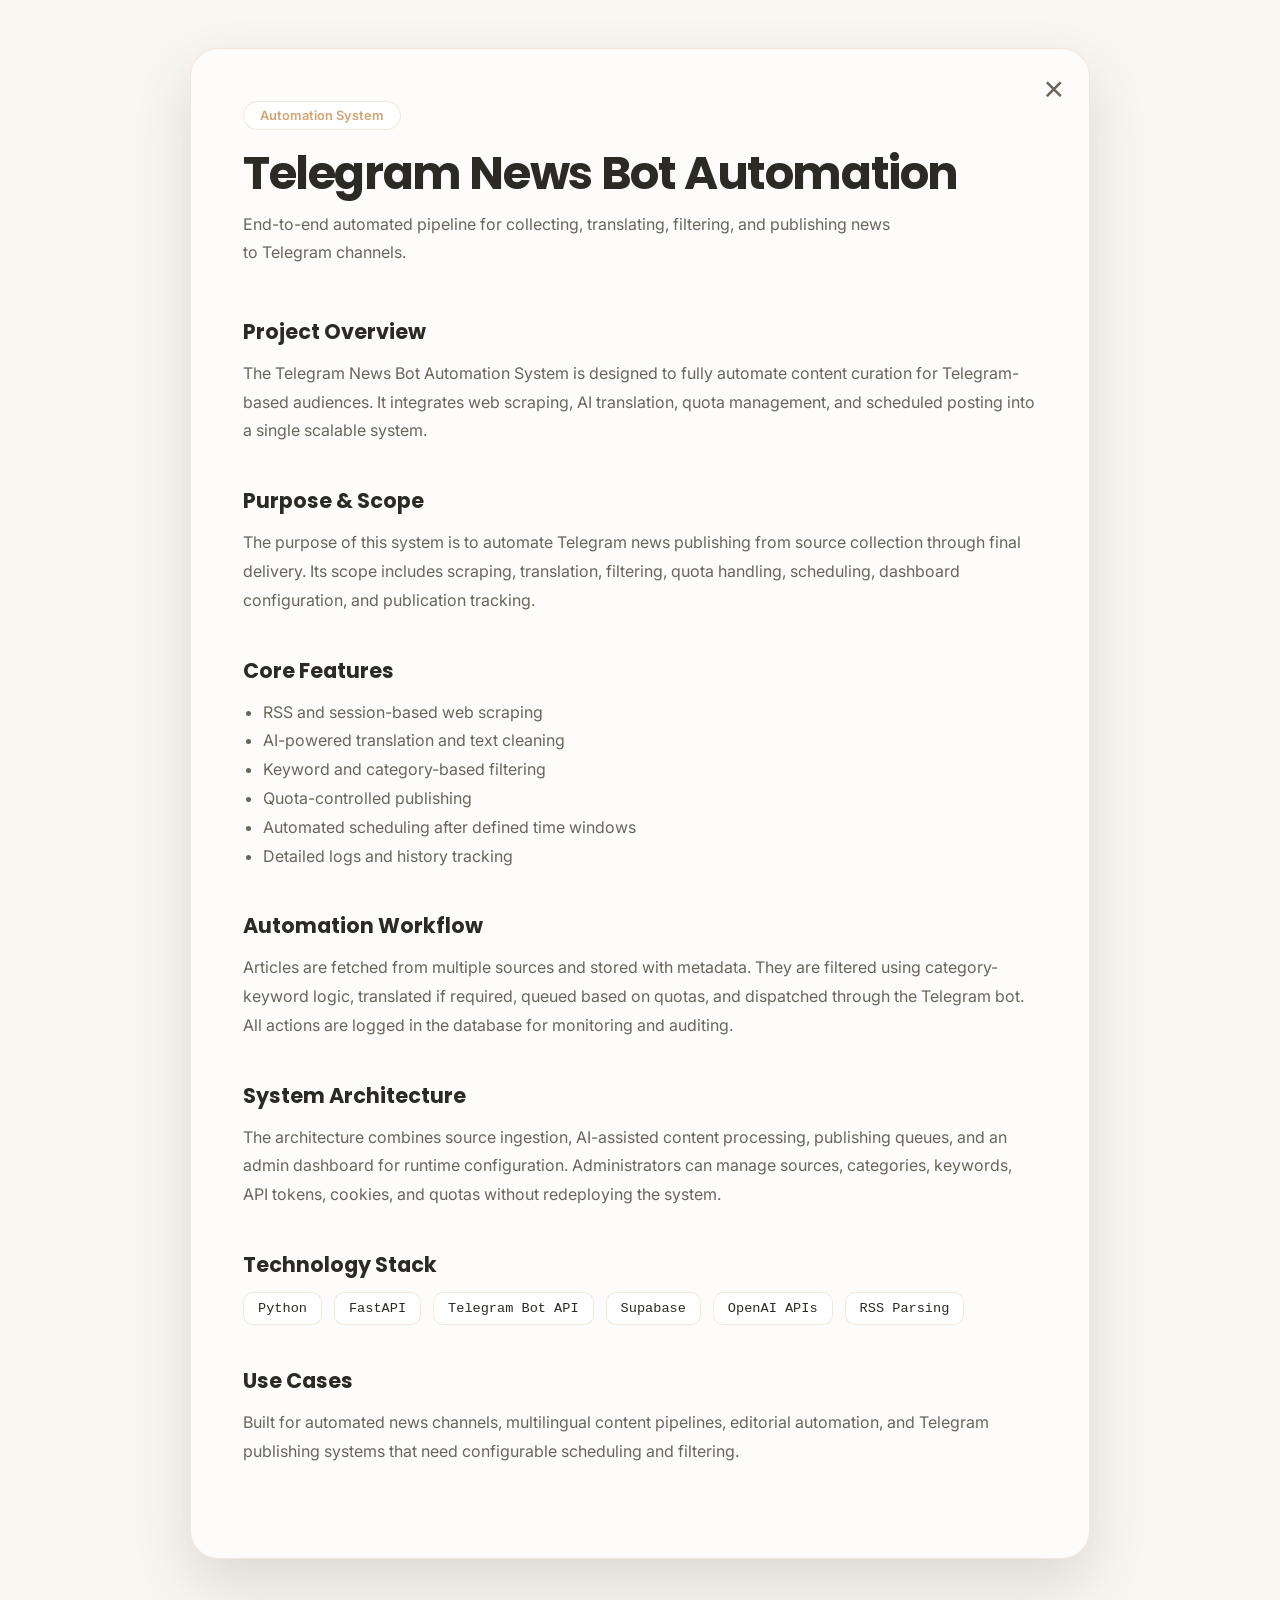
<file: project-telegram.html>
<!DOCTYPE html>
<html lang="en">
<head>
  <meta charset="UTF-8">
  <title>Telegram News Bot Automation</title>
  <meta name="viewport" content="width=device-width, initial-scale=1.0">
  <link rel="icon" href="data:image/svg+xml,<svg xmlns=%22http://www.w3.org/2000/svg%22 viewBox=%220 0 100 100%22><text y=%22.9em%22 font-size=%2290%22>🪪</text></svg>">
  <link href="https://fonts.googleapis.com/css2?family=Poppins:wght@400;600;800&family=Inter:wght@300;400;600&display=swap" rel="stylesheet">
  <link rel="stylesheet" href="project-modal.css">
</head>
<body>

  <div class="modal-page">
    <div class="modal-card">
      <button class="close-btn" onclick="history.back()">&times;</button>

      <header class="modal-header">
        <span class="tag">Automation System</span>
        <h1>Telegram News Bot Automation</h1>
        <p class="subtitle">
          End-to-end automated pipeline for collecting, translating,
          filtering, and publishing news to Telegram channels.
        </p>
      </header>

      <section>
        <h3>Project Overview</h3>
        <p>
          The Telegram News Bot Automation System is designed to fully
          automate content curation for Telegram-based audiences.
          It integrates web scraping, AI translation, quota management,
          and scheduled posting into a single scalable system.
        </p>
      </section>

      <section>
        <h3>Purpose &amp; Scope</h3>
        <p>
          The purpose of this system is to automate Telegram news publishing from source collection
          through final delivery. Its scope includes scraping, translation, filtering, quota handling,
          scheduling, dashboard configuration, and publication tracking.
        </p>
      </section>

      <section>
        <h3>Core Features</h3>
        <ul>
          <li>RSS and session-based web scraping</li>
          <li>AI-powered translation and text cleaning</li>
          <li>Keyword and category-based filtering</li>
          <li>Quota-controlled publishing</li>
          <li>Automated scheduling after defined time windows</li>
          <li>Detailed logs and history tracking</li>
        </ul>
      </section>

      <section>
        <h3>Automation Workflow</h3>
        <p>
          Articles are fetched from multiple sources and stored with metadata.
          They are filtered using category-keyword logic, translated if required,
          queued based on quotas, and dispatched through the Telegram bot.
          All actions are logged in the database for monitoring and auditing.
        </p>
      </section>

      <section>
        <h3>System Architecture</h3>
        <p>
          The architecture combines source ingestion, AI-assisted content processing, publishing queues,
          and an admin dashboard for runtime configuration. Administrators can manage sources, categories,
          keywords, API tokens, cookies, and quotas without redeploying the system.
        </p>
      </section>

      <section>
        <h3>Technology Stack</h3>
        <div class="stack">
          <span>Python</span>
          <span>FastAPI</span>
          <span>Telegram Bot API</span>
          <span>Supabase</span>
          <span>OpenAI APIs</span>
          <span>RSS Parsing</span>
        </div>
      </section>

      <section>
        <h3>Use Cases</h3>
        <p>
          Built for automated news channels, multilingual content pipelines, editorial automation,
          and Telegram publishing systems that need configurable scheduling and filtering.
        </p>
      </section>
    </div>
  </div>

</body>
</html>
</file>
<file: index.css>
:root {
  --bg: #f8f6f1;
  --accent: #d4a373;
  --accent-dark: #b07a4e;
  --text: #2d2a26;
  --text-light: #6b645c;
  --glass: rgba(255, 255, 255, 0.4);
  --border: rgba(212, 163, 115, 0.2);
}

* { margin: 0; padding: 0; box-sizing: border-box; }
body {
  background-color: var(--bg);
  color: var(--text);
  font-family: 'Inter', sans-serif;
  line-height: 1.8;
  overflow-x: hidden;
}

h1, h2, h3, h4, h5 {
  font-family: 'Poppins', sans-serif;
  font-weight: 600;
  margin-bottom: 20px;
}

.container { max-width: 1100px; margin: 0 auto; padding: 0 20px; }

/* Background Animation */
.blur-bg {
  position: fixed; top: 0; left: 0; width: 100%; height: 100%;
  background: radial-gradient(circle at 10% 10%, #faedcd 0%, transparent 40%),
              radial-gradient(circle at 90% 90%, #e9edc9 0%, transparent 40%);
  z-index: -1; filter: blur(80px);
  animation: floatBg 20s infinite alternate ease-in-out;
}
@keyframes floatBg {
  0% { transform: translateY(0px) translateX(0px); }
  100% { transform: translateY(-40px) translateX(30px); }
}

/* Navigation */
.glass-nav {
  display: flex; justify-content: space-between; align-items: center;
  gap: 20px;
  padding: 18px 28px; margin: 20px auto; width: min(95%, 1100px);
  background: var(--glass); backdrop-filter: blur(15px);
  border: 1px solid var(--border); border-radius: 50px;
  position: sticky; top: 20px; z-index: 1000;
  animation: fadeDown 1s ease forwards;
}
@keyframes fadeDown {
  from { opacity: 0; transform: translateY(-20px); }
  to { opacity: 1; transform: translateY(0); }
}
.logo { font-weight: 800; font-size: 1.4rem; }
.logo span { color: var(--accent); }
.nav-toggle {
  display: none;
  width: 46px;
  height: 46px;
  border: 1px solid var(--border);
  border-radius: 14px;
  background: rgba(255, 255, 255, 0.72);
  cursor: pointer;
  align-items: center;
  justify-content: center;
  flex-direction: column;
  gap: 5px;
}
.nav-toggle span {
  width: 18px;
  height: 2px;
  border-radius: 999px;
  background: var(--text);
  display: block;
}
.nav-links {
  display: flex;
  align-items: center;
  justify-content: flex-end;
  flex-wrap: wrap;
  gap: 12px;
}
.nav-links a {
  text-decoration: none; color: var(--text); margin-left: 20px;
  font-size: 0.95rem; font-weight: 600; position: relative;
}
.nav-links a:first-child {
  margin-left: 0;
}
.nav-links a::after {
  content: ""; position: absolute; bottom: -5px; left: 0;
  width: 0%; height: 2px; background: var(--accent);
  transition: width 0.3s ease;
}
.nav-links a:hover::after { width: 100%; }
.btn-contact {
  background: var(--text); color: #fff !important;
  padding: 10px 20px; border-radius: 50px;
  transition: all 0.3s ease;
}
.btn-contact:hover { background: var(--accent); transform: scale(1.05); }

/* Card-style Sections */
.card {
  background: var(--glass);
  backdrop-filter: blur(12px);
  border: 1px solid var(--border);
  border-radius: 20px;
  padding: 56px;
  margin: 80px 0;
  box-shadow: 0 10px 25px rgba(0,0,0,0.05);
  animation: fadeUp 1.2s ease forwards;
}
@keyframes fadeUp {
  from { opacity: 0; transform: translateY(40px); }
  to { opacity: 1; transform: translateY(0); }
}

/* Hero */
.hero-section { text-align: center; }
.status-badge {
  background: #fff; padding: 6px 16px; border-radius: 20px;
  border: 1px solid var(--border); font-size: 0.85rem;
  font-weight: 600; color: var(--accent);
}
h1 { font-size: clamp(2.4rem, 6vw, 3.5rem); letter-spacing: -2px; line-height: 1.2; margin: 25px 0; }
.gradient-text {
  background: linear-gradient(90deg, var(--accent), var(--accent-dark));
  -webkit-background-clip: text; -webkit-text-fill-color: transparent;
  animation: gradientShift 5s infinite alternate;
}
@keyframes gradientShift {
  from { background-position: left; }
  to { background-position: right; }
}
.hero-content p { max-width: 700px; margin: 0 auto; font-size: 1.15rem; color: var(--text-light); }

/* Skills */
.skills-container { display: grid; grid-template-columns: repeat(auto-fit, minmax(220px, 1fr)); gap: 30px; }
.skill-category h4 { margin-bottom: 15px; font-size: 1.1rem; border-bottom: 2px solid var(--border); display: inline-block; }
.skill-chips { display: flex; flex-wrap: wrap; gap: 10px; }
.skill-chips span {
  background: #fff; border: 1px solid var(--border);
  padding: 6px 14px; border-radius: 8px;
  font-size: 0.9rem; font-family: 'Fira Code', monospace;
  transition: all 0.3s ease;
}
.skill-chips span:hover { background: var(--accent); color: #fff; transform: scale(1.1); }

/* Projects */
.bento-grid { display: grid; grid-template-columns: repeat(auto-fit, minmax(260px, 1fr)); gap: 25px; }
.bento-item {
  background: var(--glass); border: 1px solid var(--border);
  border-radius: 18px; padding: 25px;
  position: relative;
  transition: transform 0.4s ease, background 0.4s ease, border-color 0.4s ease, box-shadow 0.4s ease, opacity 0.6s ease;
  text-decoration: none; color: var(--text);
  opacity: 0;
  transform: translateY(24px);
}
.bento-item.is-visible {
  opacity: 1;
  transform: translateY(0);
}
.p-tag {
  display: inline-block;
  margin-bottom: 12px;
  padding: 6px 12px;
  border-radius: 999px;
  background: #fff;
  border: 1px solid var(--border);
  color: var(--accent-dark);
  font-size: 0.78rem;
  font-weight: 700;
  letter-spacing: 0.04em;
  text-transform: uppercase;
}
.tagged-card {
  padding-top: 64px;
}
.tagged-card .p-tag {
  position: absolute;
  top: 18px;
  left: 18px;
  margin-bottom: 0;
}
.bento-item:hover {
  transform: translateY(-8px) scale(1.02);
  background: #fff; border-color: var(--accent);
  box-shadow: 0 12px 25px rgba(0,0,0,0.1);
}
.card-cta {
  display: inline-flex;
  align-items: center;
  gap: 8px;
  margin-top: 18px;
  font-size: 0.92rem;
  font-weight: 600;
  color: var(--accent-dark);
}
.card-cta span {
  display: inline-block;
  transition: transform 0.25s ease;
}
.bento-item:hover .card-cta span,
.bento-item:focus-visible .card-cta span {
  transform: translateX(5px);
}
.bento-item:hover .card-cta,
.bento-item:focus-visible .card-cta {
  color: var(--accent);
}
.main-project { grid-column: span 2; }

/* Pricing */
.logic-grid { display: grid; grid-template-columns: repeat(auto-fit, minmax(220px, 1fr)); gap: 20px; margin-top: 30px; }
.logic-box {
  text-align: center; padding: 25px;
  background: rgba(255,255,255,0.3);
  border-radius: 15px; transition: 0.3s ease;
}
.logic-box:hover { transform: translateY(-5px); background: #fff; box-shadow: 0 8px 15px rgba(0,0,0,0.1); }

/* Contact */
.email-link {
  color: var(--text);
  text-decoration: none;
  border-bottom: 1px solid transparent;
  transition: color 0.25s ease, border-color 0.25s ease;
}
.email-link:hover {
  color: var(--accent-dark);
  border-color: var(--accent-dark);
}
.linkedin-badge {
  margin-top: 20px;
}
.linkedin-badge a {
  display: inline-flex; align-items: center;
  background: var(--accent); color: #fff;
  padding: 12px 20px; border-radius: 50px;
  font-weight: 600; text-decoration: none;
  transition: all 0.3s ease;
}
.linkedin-badge a:hover { background: var(--accent-dark); transform: scale(1.05); }
.linkedin-icon {
  background: #fff; color: var(--accent);
  font-weight: 800; border-radius: 50%;
  width: 24px; height: 24px; display: flex;
  align-items: center; justify-content: center;
  margin-right: 10px;
}

/* Footer */
.footer { text-align: center; padding: 40px; color: var(--text-light); font-size: 0.85rem; }

/* Responsive */
@media (max-width: 768px) {
  .glass-nav {
    top: 12px;
    width: calc(100% - 24px);
    margin: 12px auto;
    padding: 16px 18px;
    border-radius: 28px;
    align-items: center;
    justify-content: space-between;
    flex-wrap: wrap;
  }

  .nav-toggle {
    display: inline-flex;
  }

  .nav-links {
    width: 100%;
    display: none;
    margin-top: 14px;
    padding-top: 14px;
    border-top: 1px solid var(--border);
    flex-direction: column;
    align-items: stretch;
    gap: 14px;
  }

  .nav-links.is-open {
    display: flex;
  }

  .nav-links a {
    margin-left: 0;
    font-size: 1.05rem;
    padding: 10px 0;
    display: inline-block;
    width: fit-content;
  }

  .btn-contact {
    background: var(--text);
    color: #fff !important;
    border-radius: 50px;
    display: inline-flex;
    justify-content: center;
    align-items: center;
    text-align: center;
    min-width: 124px;
    padding: 12px 24px;
    width: auto;
  }

  .btn-contact:hover {
    background: var(--accent);
    color: #fff !important;
    transform: scale(1.05);
  }

  h1 { font-size: 2.2rem; }
  .container { padding: 0 14px; }
  .card { padding: 34px 22px; margin: 44px 0; border-radius: 18px; }
  .hero-content p { font-size: 1rem; }
  .main-project { grid-column: span 1; }
}

@media (max-width: 480px) {
  .logo { font-size: 1.2rem; }
  .status-badge { font-size: 0.78rem; }
  h1 { font-size: 1.9rem; letter-spacing: -1px; }
  .card { padding: 26px 16px; margin: 34px 0; }
  .skills-container,
  .logic-grid,
  .bento-grid {
    grid-template-columns: 1fr;
  }

  .tagged-card {
    padding-top: 60px;
  }

  .tagged-card .p-tag {
    top: 16px;
    left: 16px;
  }
}
</file>
<file: project-modal.css>
:root {
  --bg: #f8f6f1;
  --accent: #d4a373;
  --accent-dark: #b07a4e;
  --text: #2d2a26;
  --text-light: #6b645c;
  --glass: rgba(255, 255, 255, 0.6);
  --border: rgba(212, 163, 115, 0.25);
}

* {
  margin: 0;
  padding: 0;
  box-sizing: border-box;
}

body {
  font-family: 'Inter', sans-serif;
  background: var(--bg);
  color: var(--text);
  overflow-x: hidden;
}

/* Overlay */
.modal-page {
  min-height: 100vh;
  background: rgba(248, 246, 241, 0.75);
  backdrop-filter: blur(12px);
  display: flex;
  align-items: center;
  justify-content: center;
  padding: 48px 20px;
  animation: fadeIn 0.5s ease;
}

/* Card */
.modal-card {
  width: 100%;
  max-width: 900px;
  background: var(--glass);
  border: 1px solid var(--border);
  border-radius: 28px;
  padding: 52px;
  position: relative;
  box-shadow: 0 25px 60px rgba(0,0,0,0.12);
  animation: popIn 0.6s ease;
}

/* Close */
.close-btn {
  position: absolute;
  top: 20px;
  right: 25px;
  background: none;
  border: none;
  font-size: 2.2rem;
  color: var(--text-light);
  cursor: pointer;
  text-decoration: none; /* Remove underline for links */
}


/* Header */
.modal-header {
  margin-bottom: 50px;
}

.tag {
  display: inline-block;
  background: #fff;
  border: 1px solid var(--border);
  color: var(--accent);
  padding: 6px 16px;
  border-radius: 20px;
  font-weight: 600;
  font-size: 0.8rem;
  margin-bottom: 16px;
}

h1 {
  font-family: 'Poppins', sans-serif;
  font-size: clamp(2rem, 4vw, 2.9rem);
  line-height: 1.15;
  letter-spacing: -0.03em;
  margin-bottom: 12px;
}

.subtitle {
  max-width: 650px;
  color: var(--text-light);
  line-height: 1.7;
  font-size: 1rem;
}

/* Sections */
section {
  margin-bottom: 40px;
}

section h3 {
  font-family: 'Poppins', sans-serif;
  margin-bottom: 12px;
  font-size: 1.3rem;
}

section p,
section li {
  color: var(--text-light);
  line-height: 1.8;
  font-size: 1rem;
}

ul {
  padding-left: 20px;
}

/* Stack */
.stack {
  display: flex;
  flex-wrap: wrap;
  gap: 12px;
}

.stack span {
  background: #fff;
  border: 1px solid var(--border);
  padding: 8px 14px;
  border-radius: 10px;
  font-size: 0.85rem;
  font-family: 'Fira Code', monospace;
}

/* Animations */
@keyframes fadeIn {
  from { opacity: 0; }
  to { opacity: 1; }
}

@keyframes popIn {
  from {
    opacity: 0;
    transform: scale(0.95) translateY(20px);
  }
  to {
    opacity: 1;
    transform: scale(1) translateY(0);
  }
}

/* Responsive */
@media (max-width: 768px) {
  .modal-page {
    align-items: flex-start;
    padding: 20px 14px;
  }

  .modal-card {
    border-radius: 22px;
    padding: 28px 20px;
  }

  h1 {
    font-size: 1.85rem;
    padding-right: 36px;
  }

  .modal-header {
    margin-bottom: 32px;
  }

  section {
    margin-bottom: 28px;
  }

  section h3 {
    font-size: 1.15rem;
  }

  .close-btn {
    top: 14px;
    right: 16px;
    font-size: 1.8rem;
  }

  .stack {
    gap: 10px;
  }

  .stack span {
    font-size: 0.8rem;
    padding: 7px 12px;
  }
}

@media (max-width: 480px) {
  .modal-page {
    padding: 12px;
  }

  .modal-card {
    padding: 22px 16px;
    border-radius: 18px;
  }

  h1 {
    font-size: 1.55rem;
  }

  .subtitle,
  section p,
  section li {
    font-size: 0.95rem;
  }
}
</file>
